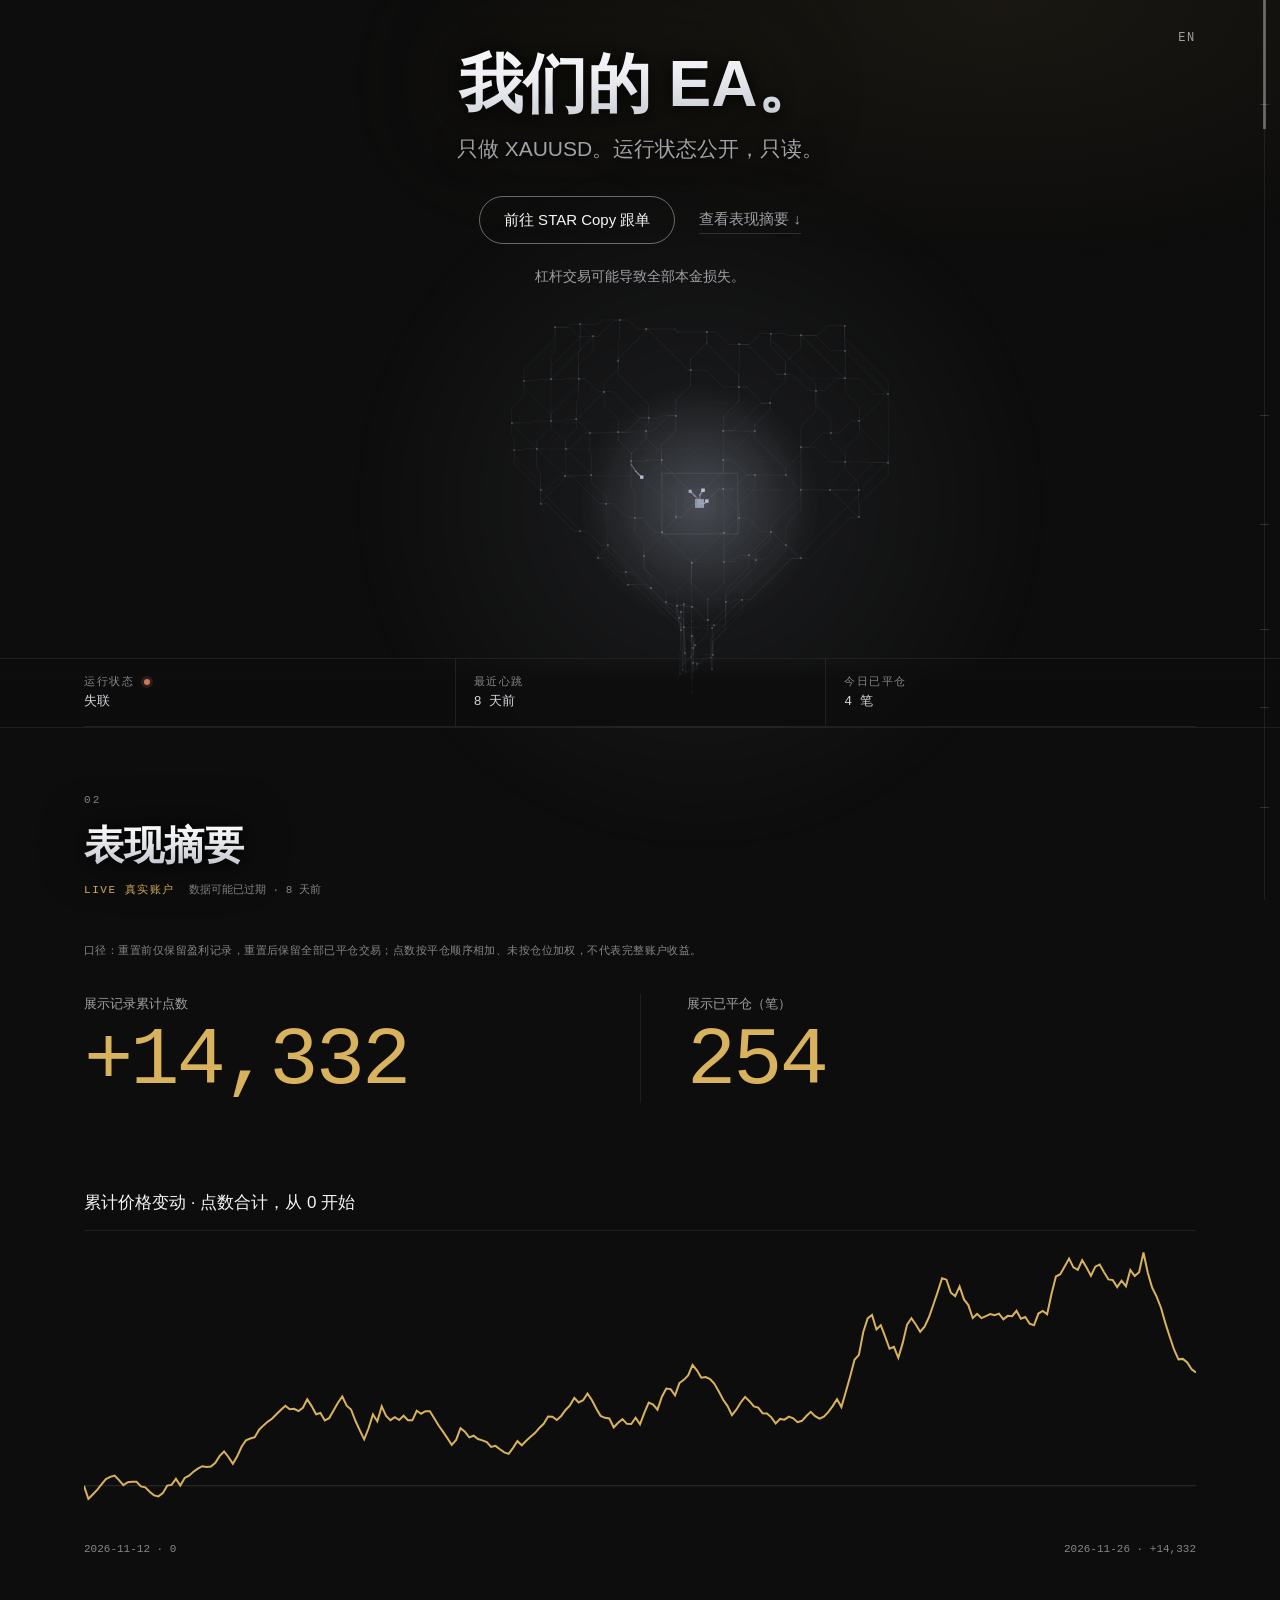
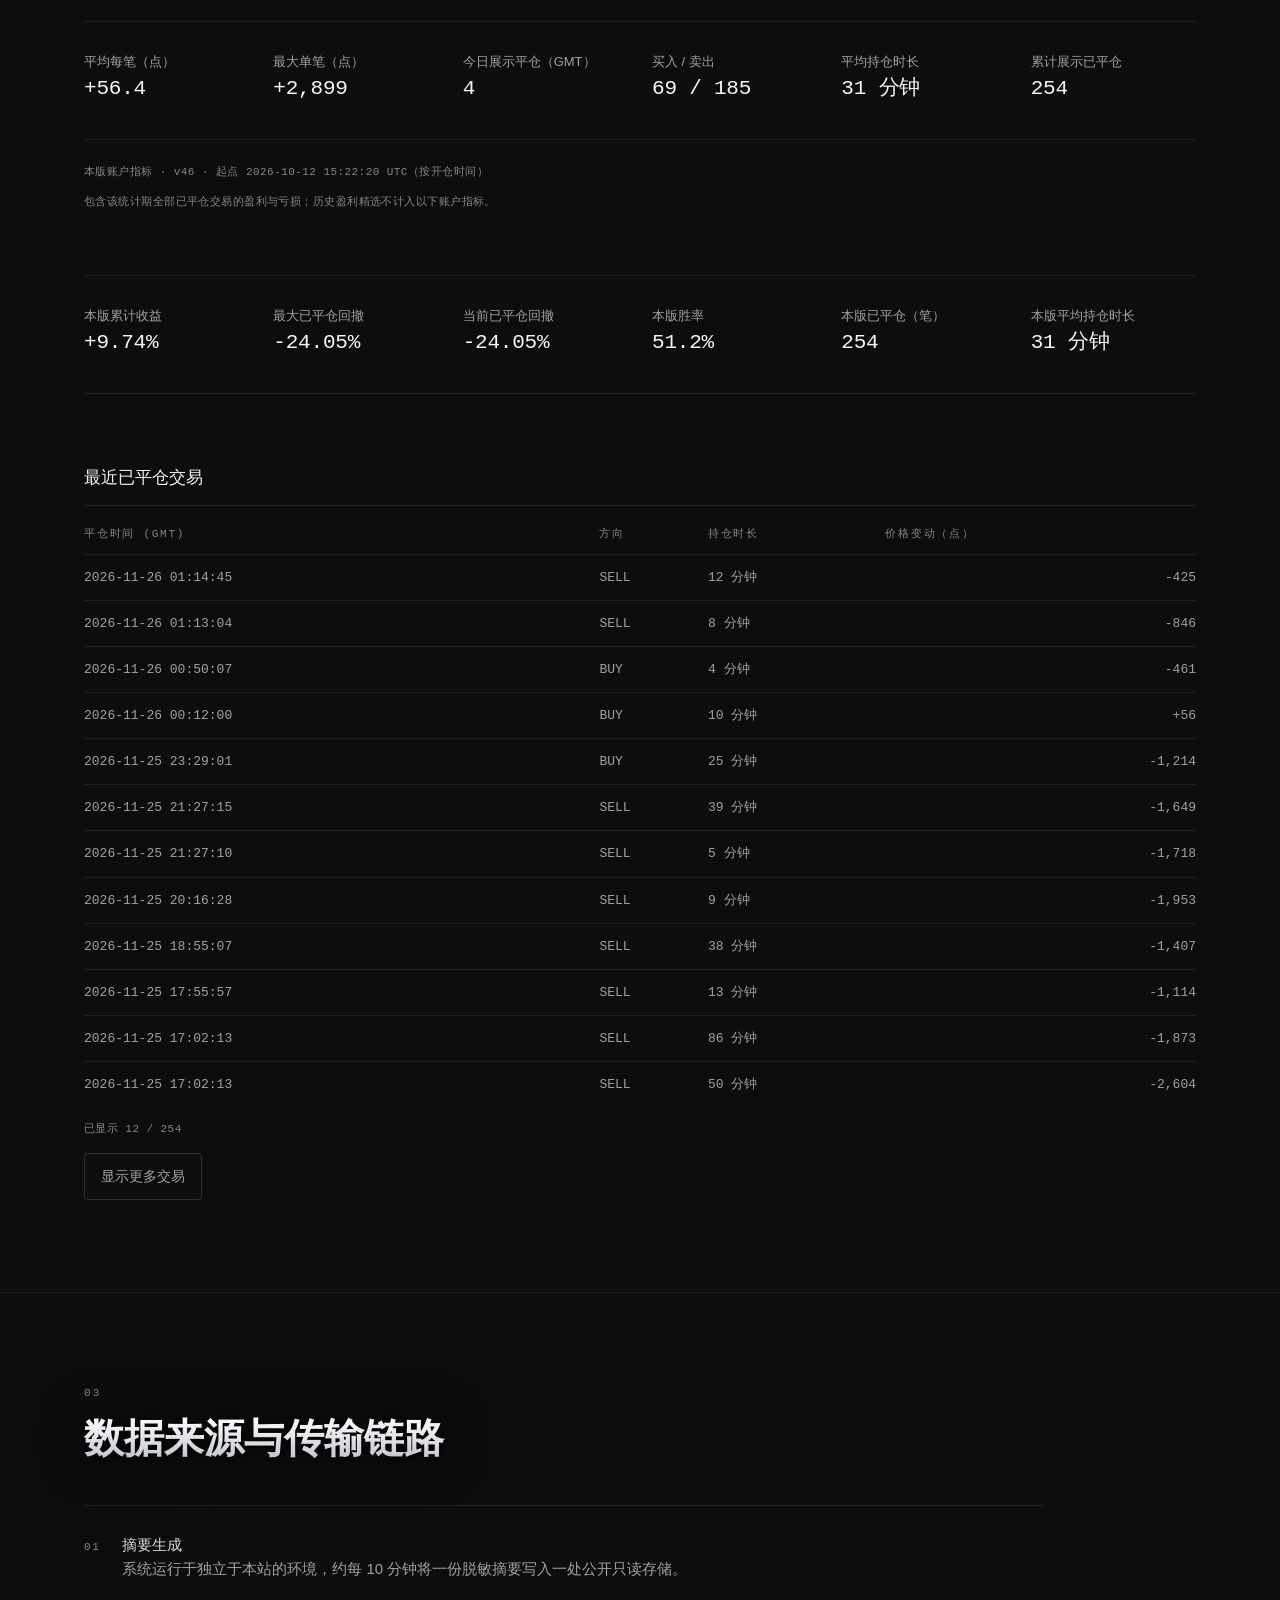
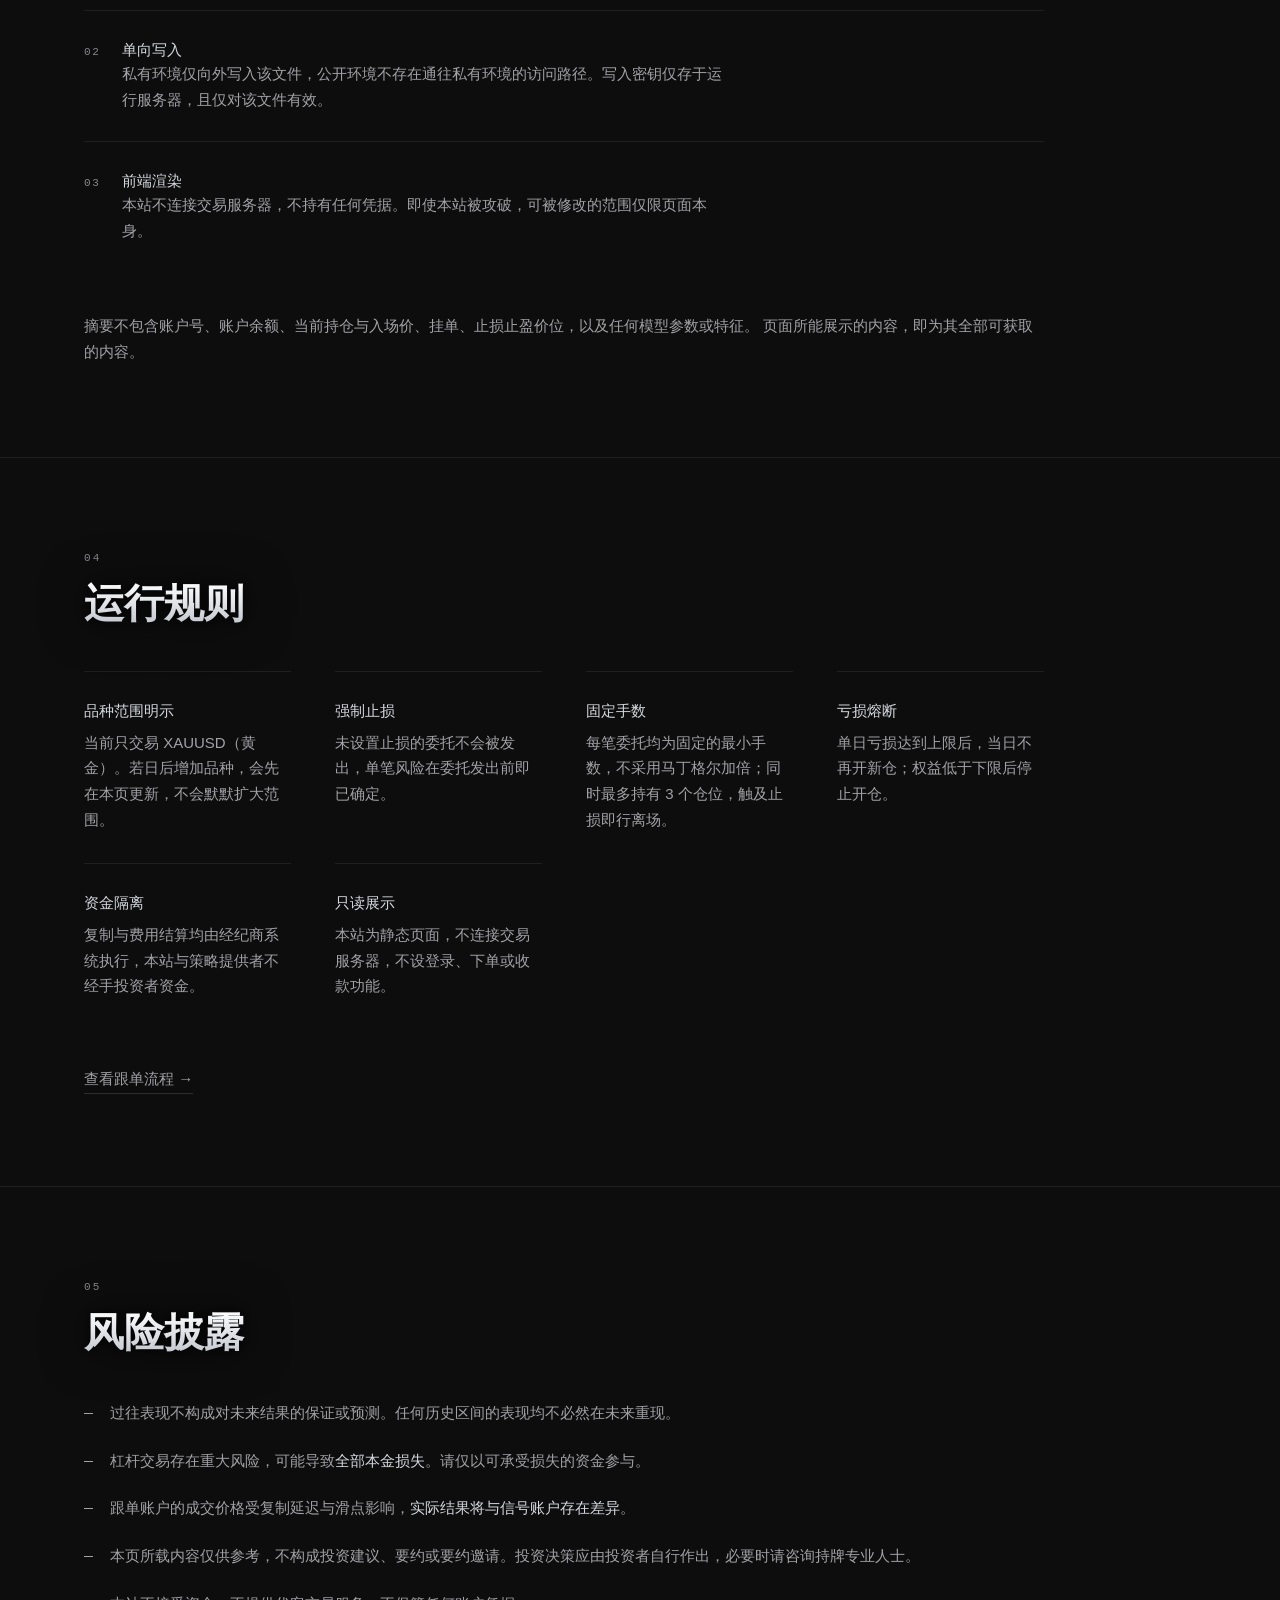
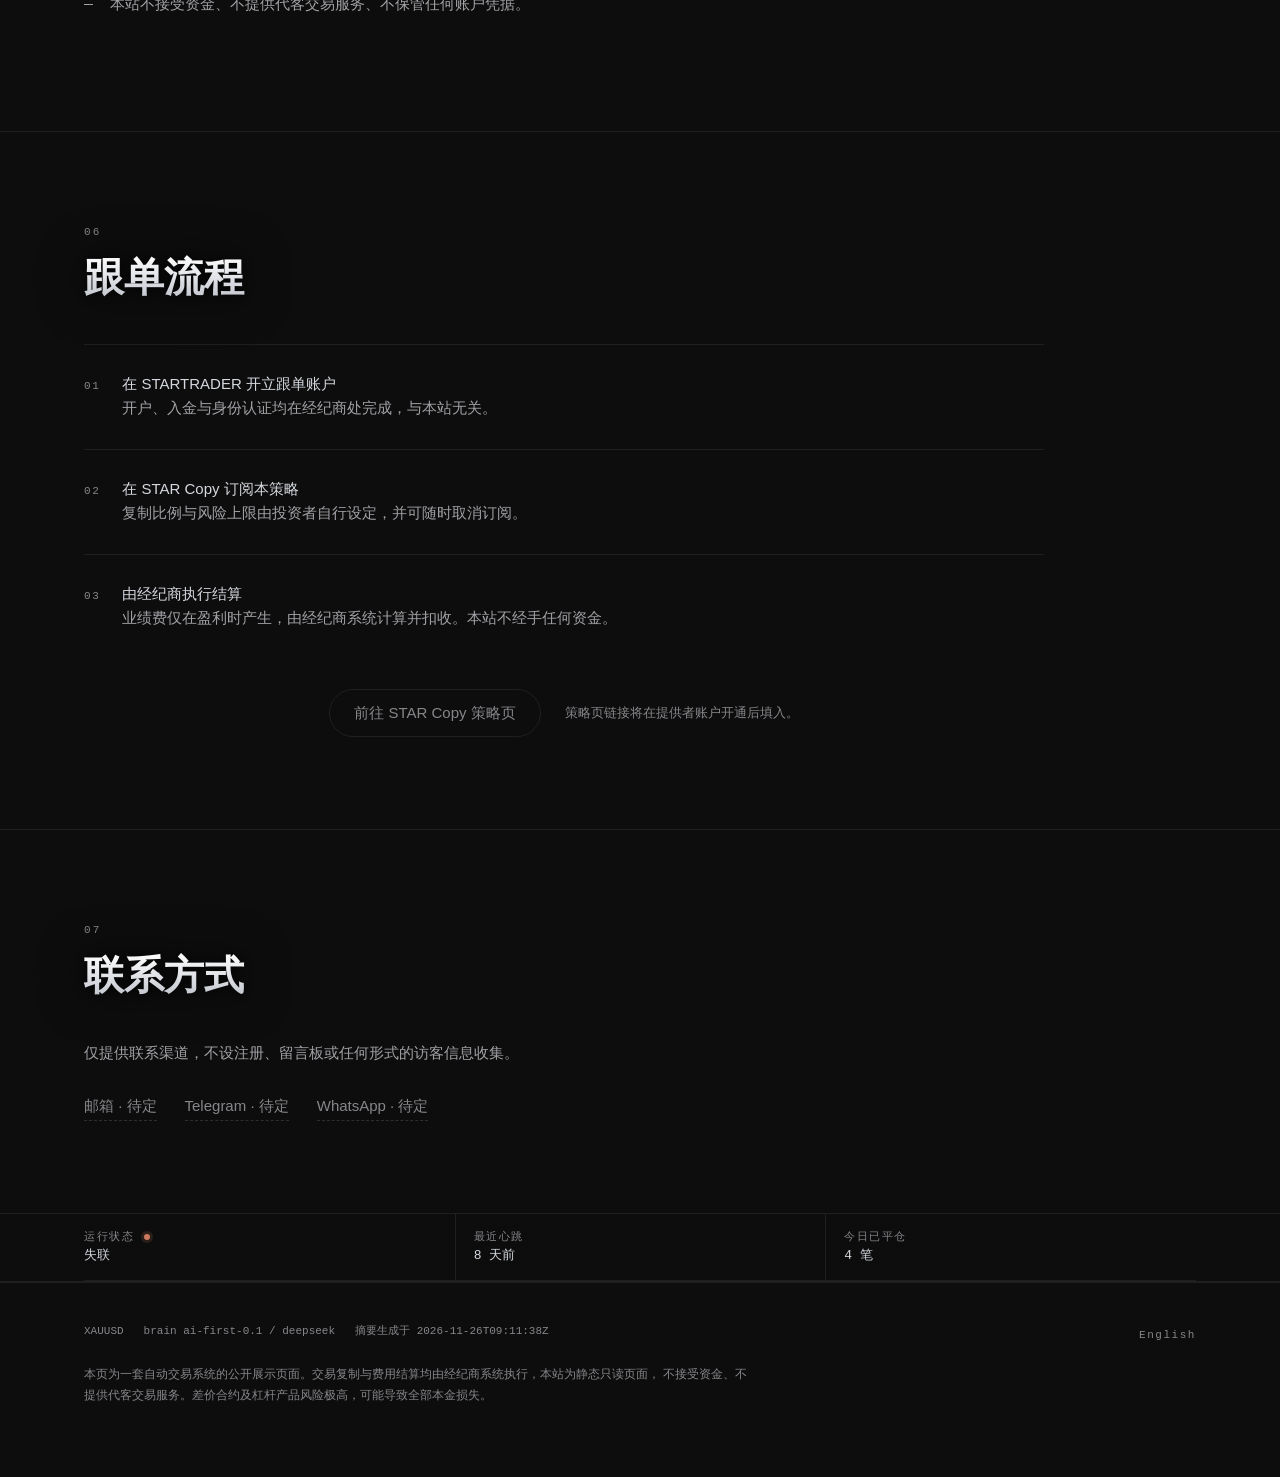
<file: index.html>
<!DOCTYPE html>
<html lang="zh-Hans" data-status="data/status.json">
<head>
<meta charset="utf-8">
<meta name="viewport" content="width=device-width, initial-scale=1, viewport-fit=cover">
<title>XAUUSD 自动交易系统 — 运行状态与表现摘要</title>
<meta name="description" content="一套仅交易 XAUUSD 的自动交易系统的公开展示页面：运行状态、表现摘要与跟单入口。">
<meta name="robots" content="noindex">
<meta name="color-scheme" content="dark">
<link rel="alternate" hreflang="zh-Hans" href="https://thomas992001.github.io/rion-eawebsite/">
<link rel="alternate" hreflang="en" href="https://thomas992001.github.io/rion-eawebsite/en/">
<link rel="icon" href="data:image/svg+xml,%3Csvg xmlns='http://www.w3.org/2000/svg' viewBox='0 0 32 32'%3E%3Crect x='7' y='7' width='18' height='18' fill='none' stroke='%23e8bb4a' stroke-width='2'/%3E%3Crect x='14' y='14' width='4' height='4' fill='%23e8bb4a'/%3E%3C/svg%3E">
<meta property="og:type" content="website">
<meta property="og:site_name" content="XAUUSD 自动交易系统">
<meta property="og:title" content="我们的 EA。">
<meta property="og:description" content="只做 XAUUSD。运行状态公开，只读。">
<meta property="og:locale" content="zh_CN">
<meta property="og:locale:alternate" content="en_US">
<!-- 上线前改成绝对地址（见 DEPLOY.md）：og:url 与 og:image 必须是完整 https:// 链接 -->
<meta property="og:url" content="https://thomas992001.github.io/rion-eawebsite/">
<meta property="og:image" content="https://thomas992001.github.io/rion-eawebsite/assets/share.png">
<meta property="og:image:width" content="1200">
<meta property="og:image:height" content="630">
<meta name="twitter:card" content="summary_large_image">
<script>
/* Two safety nets, inline so they run even if assets/app.js never does:
   1. the scroll-reveal only hides content when JS is actually running;
   2. if the reveal machinery has not started in 2.5s, show everything. */
document.documentElement.className += " js is-loading";
setTimeout(function () {
  if (!window.__revealReady) document.documentElement.className += " reveal-all";
}, 2500);
</script>
<link rel="stylesheet" href="assets/style.css">
<link rel="stylesheet" href="assets/record-view.css?v=20261007-1">
</head>
<body>

<canvas id="core" class="net" aria-hidden="true"></canvas>
<div class="rail" id="rail" aria-hidden="true">
  <span class="rail-line"></span>
  <span class="rail-thumb"></span>
  <span class="rail-at"></span>
</div>

<main id="top">

  <section class="hero">
    <div class="wrap hero-in">
      <p class="lang-row"><a class="lang" href="en/" hreflang="en">EN</a></p>
      <h1>我们的 EA。</h1>
      <!-- One line of what it is. The two caveats that used to sit here (no
           orders on this page, no credentials) are stated where they belong:
           section 03 and the "read-only by construction" card in 04. -->
      <p class="sub">只做 XAUUSD。运行状态公开，只读。</p>

      <p class="acts">
        <a class="btn" id="heroCopyBtn" href="#follow">前往 STAR Copy 跟单</a>
        <a class="link" href="#performance">查看表现摘要 ↓</a>
      </p>
      <p class="warn">杠杆交易可能导致全部本金损失。</p>
    </div>

    <div class="strip">
      <div class="wrap strip-in">
        <div><span>运行状态 <i id="stateDot" class="dot" aria-hidden="true"></i></span><b id="teleState">—</b></div>
        <div><span>最近心跳</span><b id="teleBeat">—</b></div>
        <div><span>今日已平仓</span><b id="teleToday">—</b></div>
      </div>
    </div>
  </section>

  <section id="performance" class="s reveal">
    <div class="wrap">
      <div class="s-head">
        <p class="eyebrow">02</p>
        <h2 class="s-title">表现摘要</h2>
        <p class="s-meta"><span id="sourceBadge2" class="src">—</span><span id="updatedAgo">更新于 —</span></p>
      </div>
      <noscript><p class="noscript-note">下面的数值由浏览器读取摘要文件后填入。你的浏览器停用了 JavaScript，所以所有数字显示为「—」。本页的说明、运行规则与风险披露不受影响。</p></noscript>
      <p class="demo-inline" id="demoInline" hidden>以下数据为占位示例，不代表任何真实或模拟成交记录。</p>

      <div class="figures">
        <div class="fig stag">
          <span class="fig-k">近 12 个月收益</span>
          <span class="fig-v gold" id="ret12">—</span>
        </div>
        <div class="fig stag">
          <span class="fig-k">同期最大回撤</span>
          <span class="fig-v down" id="maxdd">—</span>
        </div>
      </div>

      <p class="bind stag">
        收益与回撤须合并评估。<em id="bindDD">—</em> 是投资者在该期间内实际承受过的最大浮亏；
        仅看收益不足以判断策略特征。
      </p>

      <p class="verify stag">
        数据来自系统生成的脱敏摘要。<a id="verifyLink" class="link" href="#follow">前往经纪商策略页核对 →</a>
        如有出入，以经纪商页面为准。
      </p>

      <div class="chart stag">
        <div class="chart-head">
          <span class="kicker">净值曲线 · 起点归一化为 100</span>
          <span class="seg" role="group" aria-label="时间范围">
            <button type="button" data-range="21">1M</button>
            <button type="button" data-range="63">3M</button>
            <button type="button" data-range="0" class="is-on">12M</button>
          </span>
        </div>
        <div class="chart-wrap" id="chartWrap">
          <svg id="equityChart" role="img" aria-label="净值曲线"></svg>
          <div class="chart-tip" id="chartTip" hidden></div>
        </div>
        <div class="sr-only" id="chartTable"></div>
        <div class="chart-foot">
          <span id="axisStart">—</span>
          <span id="axisEnd">—</span>
        </div>
        <p class="scope">统计口径：仅计入已平仓交易 · 时间基准 GMT · 摘要约每 10 分钟更新</p>
      </div>

      <div class="row stag">
        <div><span>近 1 个月</span><b id="ret1">—</b></div>
        <div><span>近 3 个月</span><b id="ret3">—</b></div>
        <div><span>当前回撤</span><b id="curdd">—</b></div>
        <div><span>胜率</span><b id="winrate">—</b></div>
        <div><span>平均持仓时长</span><b id="avghold">—</b></div>
        <div><span>累计已平仓</span><b id="trades">—</b></div>
      </div>

      <div class="ledger stag">
        <div class="chart-head">
          <span class="kicker">最近已平仓交易</span>
          <span class="s-meta">仅列示已平仓记录，不披露当前持仓</span>
        </div>
        <table class="trades">
          <thead>
            <tr><th>平仓时间 (GMT)</th><th>方向</th><th>持仓时长</th><th class="r">结果</th></tr>
          </thead>
          <tbody id="tradesBody">
            <tr class="sk-row"><td><span class="sk"></span></td><td><span class="sk"></span></td><td><span class="sk"></span></td><td class="r"><span class="sk"></span></td></tr>
            <tr class="sk-row"><td><span class="sk"></span></td><td><span class="sk"></span></td><td><span class="sk"></span></td><td class="r"><span class="sk"></span></td></tr>
            <tr class="sk-row"><td><span class="sk"></span></td><td><span class="sk"></span></td><td><span class="sk"></span></td><td class="r"><span class="sk"></span></td></tr>
            <tr class="sk-row"><td><span class="sk"></span></td><td><span class="sk"></span></td><td><span class="sk"></span></td><td class="r"><span class="sk"></span></td></tr>
          </tbody>
        </table>
      </div>
    </div>
  </section>

  <section id="chain" class="s reveal">
    <div class="wrap">
      <div class="s-head"><p class="eyebrow">03</p>
        <h2 class="s-title">数据来源与传输链路</h2></div>
      <ol class="chain">
        <li class="stag"><span>01</span><div><b>摘要生成</b><p>系统运行于独立于本站的环境，约每 10 分钟将一份脱敏摘要写入一处公开只读存储。</p></div></li>
        <li class="stag"><span>02</span><div><b>单向写入</b><p>私有环境仅向外写入该文件，公开环境不存在通往私有环境的访问路径。写入密钥仅存于运行服务器，且仅对该文件有效。</p></div></li>
        <li class="stag"><span>03</span><div><b>前端渲染</b><p>本站不连接交易服务器，不持有任何凭据。即使本站被攻破，可被修改的范围仅限页面本身。</p></div></li>
      </ol>
      <p class="note">
        摘要不包含账户号、账户余额、当前持仓与入场价、挂单、止损止盈价位，以及任何模型参数或特征。
        页面所能展示的内容，即为其全部可获取的内容。
      </p>
    </div>
  </section>

  <section id="how" class="s reveal">
    <div class="wrap">
      <div class="s-head"><p class="eyebrow">04</p>
        <h2 class="s-title">运行规则</h2></div>
      <div class="cols">
        <div class="col stag"><b>品种范围明示</b><p>当前只交易 XAUUSD（黄金）。若日后增加品种，会先在本页更新，不会默默扩大范围。</p></div>
        <div class="col stag"><b>强制止损</b><p>未设置止损的委托不会被发出，单笔风险在委托发出前即已确定。</p></div>
        <!-- 待 Thomas 确认：本条为策略行为承诺，确认属实后方可上线 -->
        <div class="col stag"><b>固定手数</b><p>每笔委托均为固定的最小手数，不采用马丁格尔加倍；同时最多持有 3 个仓位，触及止损即行离场。</p></div>
        <div class="col stag"><b>亏损熔断</b><p>单日亏损达到上限后，当日不再开新仓；权益低于下限后停止开仓。</p></div>
        <div class="col stag"><b>资金隔离</b><p>复制与费用结算均由经纪商系统执行，本站与策略提供者不经手投资者资金。</p></div>
        <div class="col stag"><b>只读展示</b><p>本站为静态页面，不连接交易服务器，不设登录、下单或收款功能。</p></div>
      </div>
      <!-- Someone convinced by the rules is convinced here, and the only
           action on the page was four screens back. A link, not a button:
           the primary button stays the only one. -->
      <p class="next stag"><a class="link" href="#follow">查看跟单流程 →</a></p>
    </div>
  </section>

  <section id="risk" class="s reveal">
    <div class="wrap">
      <div class="s-head"><p class="eyebrow">05</p>
        <h2 class="s-title">风险披露</h2></div>
      <ul class="risks">
        <li class="stag">过往表现不构成对未来结果的保证或预测。任何历史区间的表现均不必然在未来重现。</li>
        <li class="stag">杠杆交易存在重大风险，可能导致<em>全部本金损失</em>。请仅以可承受损失的资金参与。</li>
        <li class="stag">跟单账户的成交价格受复制延迟与滑点影响，<em>实际结果将与信号账户存在差异</em>。</li>
        <li class="stag">本页所载内容仅供参考，不构成投资建议、要约或要约邀请。投资决策应由投资者自行作出，必要时请咨询持牌专业人士。</li>
        <li class="stag">本站不接受资金、不提供代客交易服务、不保管任何账户凭据。</li>
      </ul>
    </div>
  </section>

  <section id="follow" class="s reveal">
    <div class="wrap">
      <div class="s-head"><p class="eyebrow">06</p>
        <h2 class="s-title">跟单流程</h2></div>
      <ol class="steps">
        <li class="stag"><span>01</span><div><b>在 STARTRADER 开立跟单账户</b><p>开户、入金与身份认证均在经纪商处完成，与本站无关。</p></div></li>
        <li class="stag"><span>02</span><div><b>在 STAR Copy 订阅本策略</b><p>复制比例与风险上限由投资者自行设定，并可随时取消订阅。</p></div></li>
        <li class="stag"><span>03</span><div><b>由经纪商执行结算</b><p>业绩费仅在盈利时产生，由经纪商系统计算并扣收。本站不经手任何资金。</p></div></li>
      </ol>
      <p class="acts">
        <a class="btn" id="copyBtn" aria-disabled="true" tabindex="-1">前往 STAR Copy 策略页</a>
        <span class="note-inline" id="copyBtnNote">策略页链接将在提供者账户开通后填入。</span>
      </p>
    </div>
  </section>

  <section id="contact" class="s reveal">
    <div class="wrap">
      <div class="s-head"><p class="eyebrow">07</p>
        <h2 class="s-title">联系方式</h2></div>
      <p class="lede-sm">仅提供联系渠道，不设注册、留言板或任何形式的访客信息收集。</p>
      <p class="chips" id="contacts">
        <span class="pending">邮箱 · 待定</span>
        <span class="pending">Telegram · 待定</span>
        <span class="pending">WhatsApp · 待定</span>
      </p>
    </div>
  </section>

  <!-- Read to the end: the last thing before the legal footer is that it is
       still running, not a disclaimer. Same live values as the hero strip. -->
  <div class="strip strip-end">
    <div class="wrap strip-in">
      <div><span>运行状态 <i class="dot" data-mirror="stateDot" aria-hidden="true"></i></span><b data-mirror="teleState">—</b></div>
      <div><span>最近心跳</span><b data-mirror="teleBeat">—</b></div>
      <div><span>今日已平仓</span><b data-mirror="teleToday">—</b></div>
    </div>
  </div>

</main>

<footer class="foot">
  <div class="wrap">
    <p class="foot-row">
      <span id="footSymbol">XAUUSD</span>
      <span id="footVersion">brain —</span>
      <span id="footGenerated">摘要生成于 —</span>
      <a class="lang" href="en/" hreflang="en">English</a>
    </p>
    <p class="foot-legal">
      本页为一套自动交易系统的公开展示页面。交易复制与费用结算均由经纪商系统执行，本站为静态只读页面，
      不接受资金、不提供代客交易服务。差价合约及杠杆产品风险极高，可能导致全部本金损失。
    </p>
  </div>
</footer>

<script src="assets/core.js"></script>
<script src="assets/app.js"></script>
<script src="assets/record-view.js?v=20261013-1"></script>
</body>
</html>
</file>
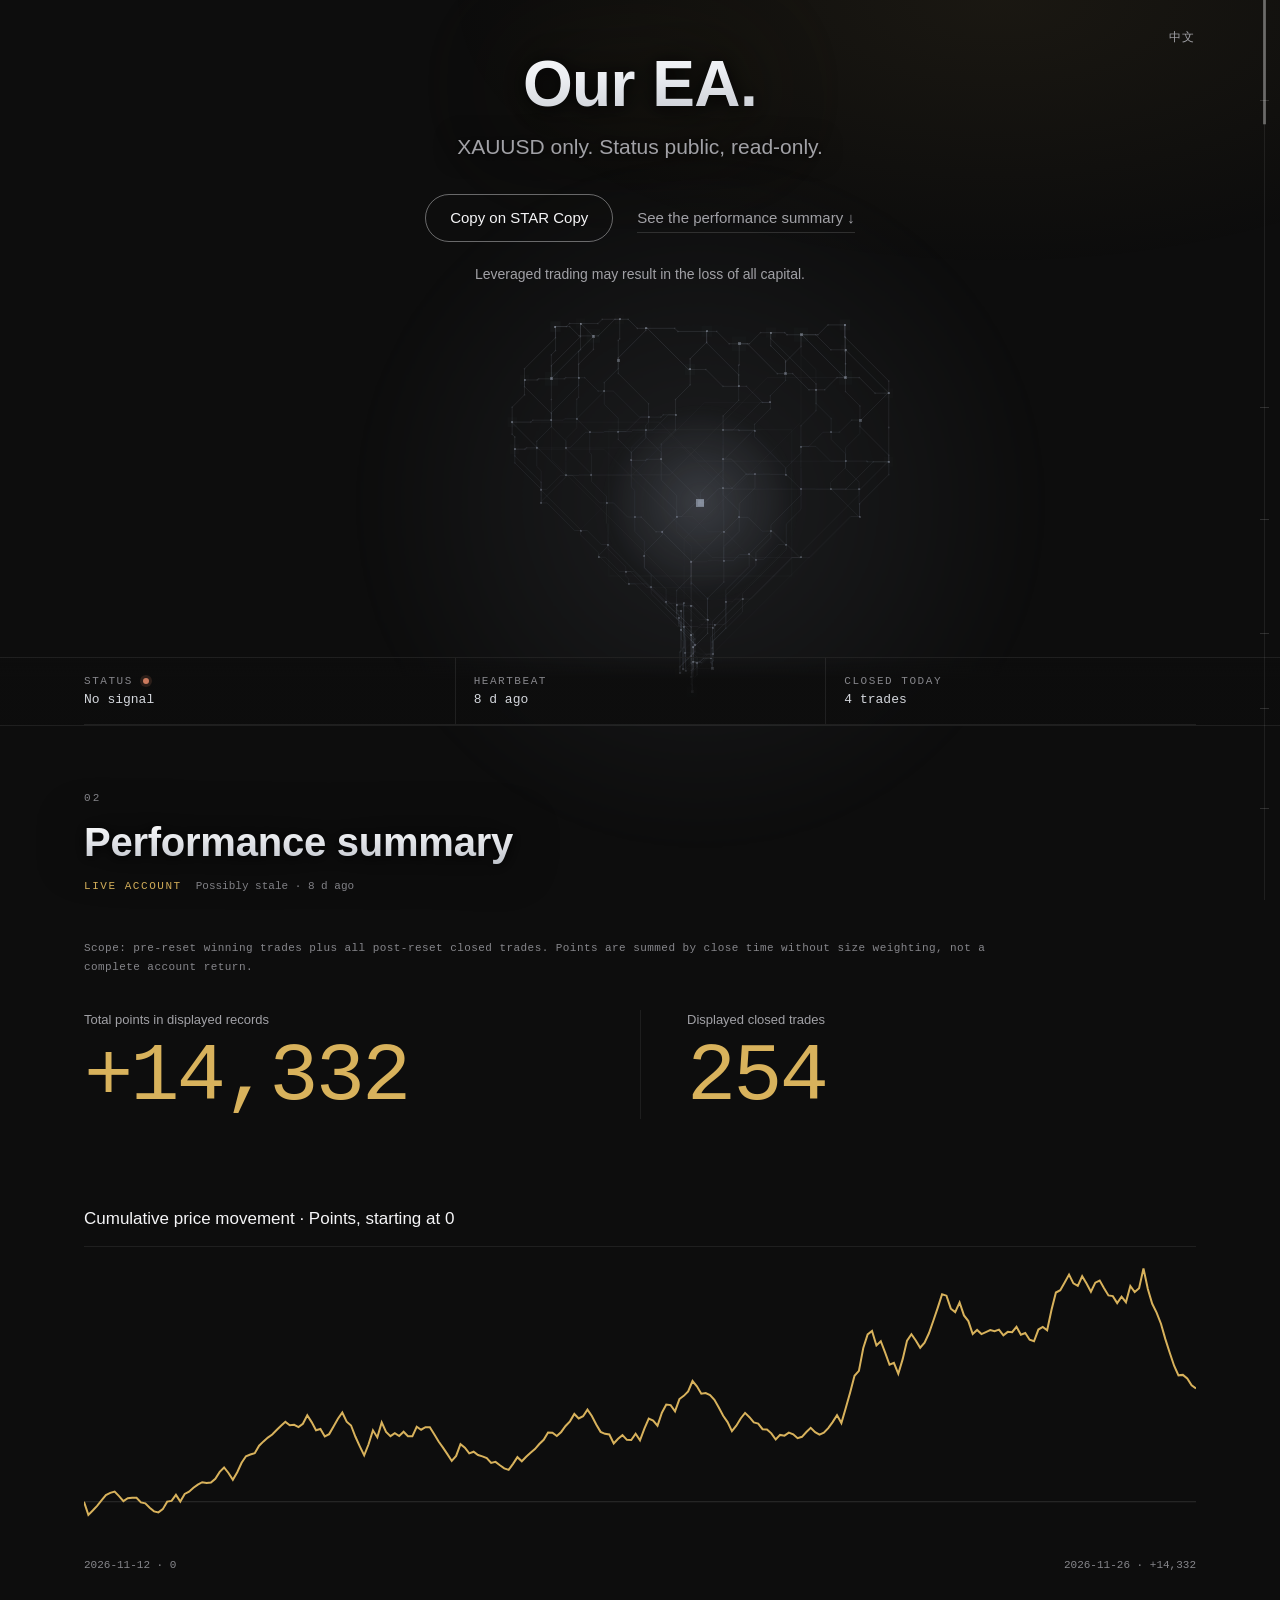
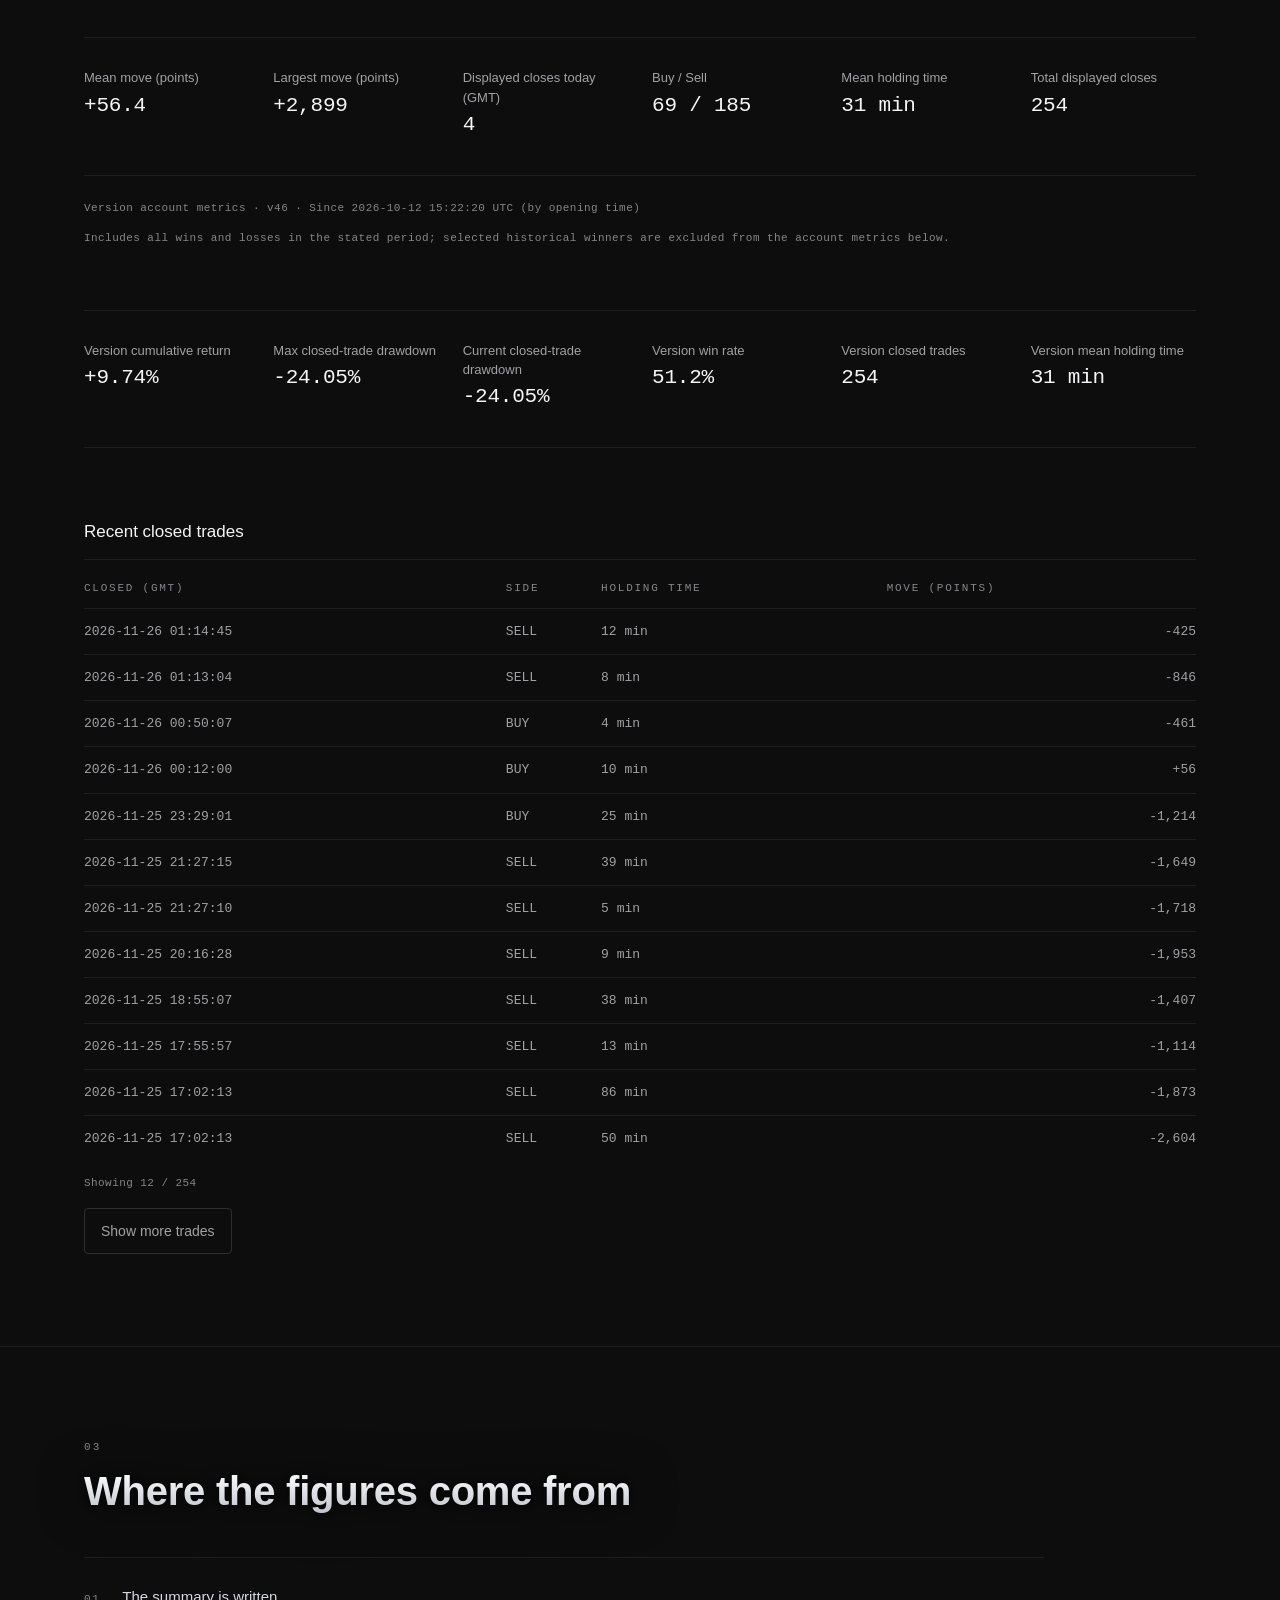
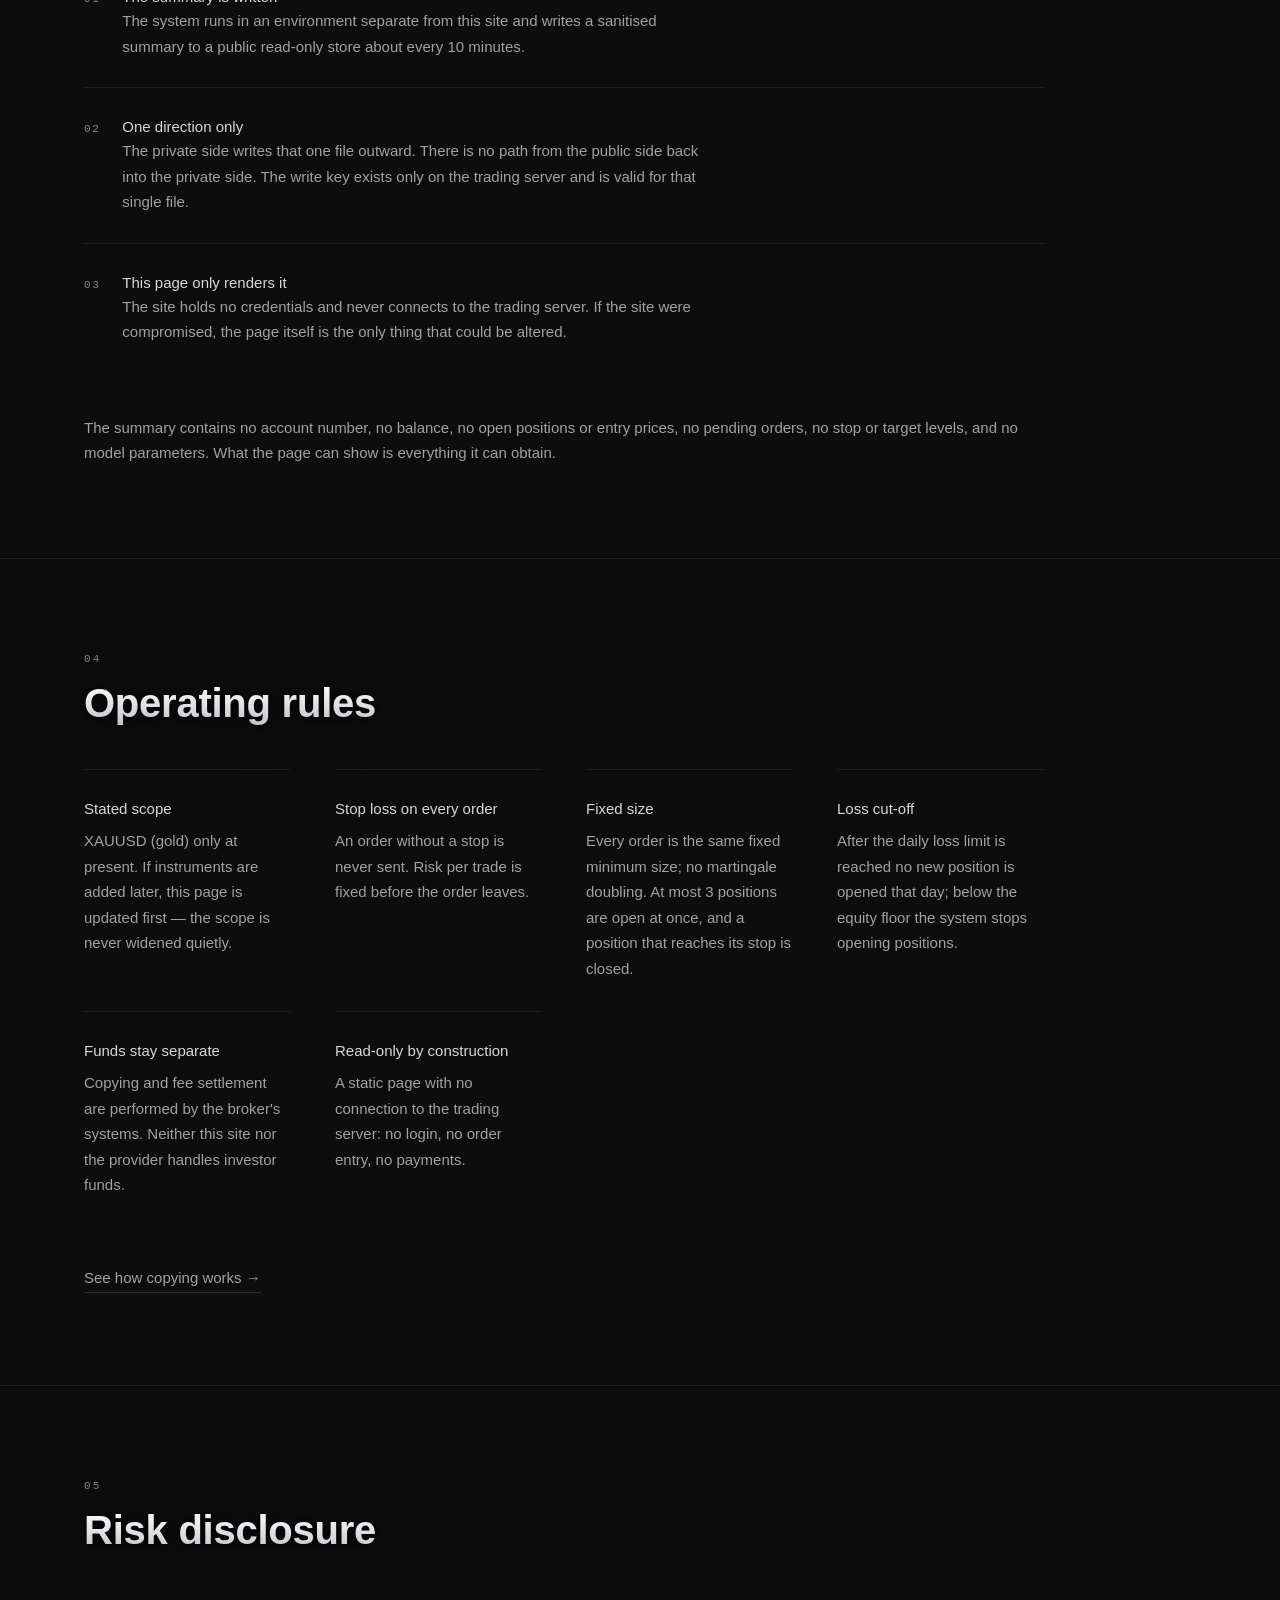
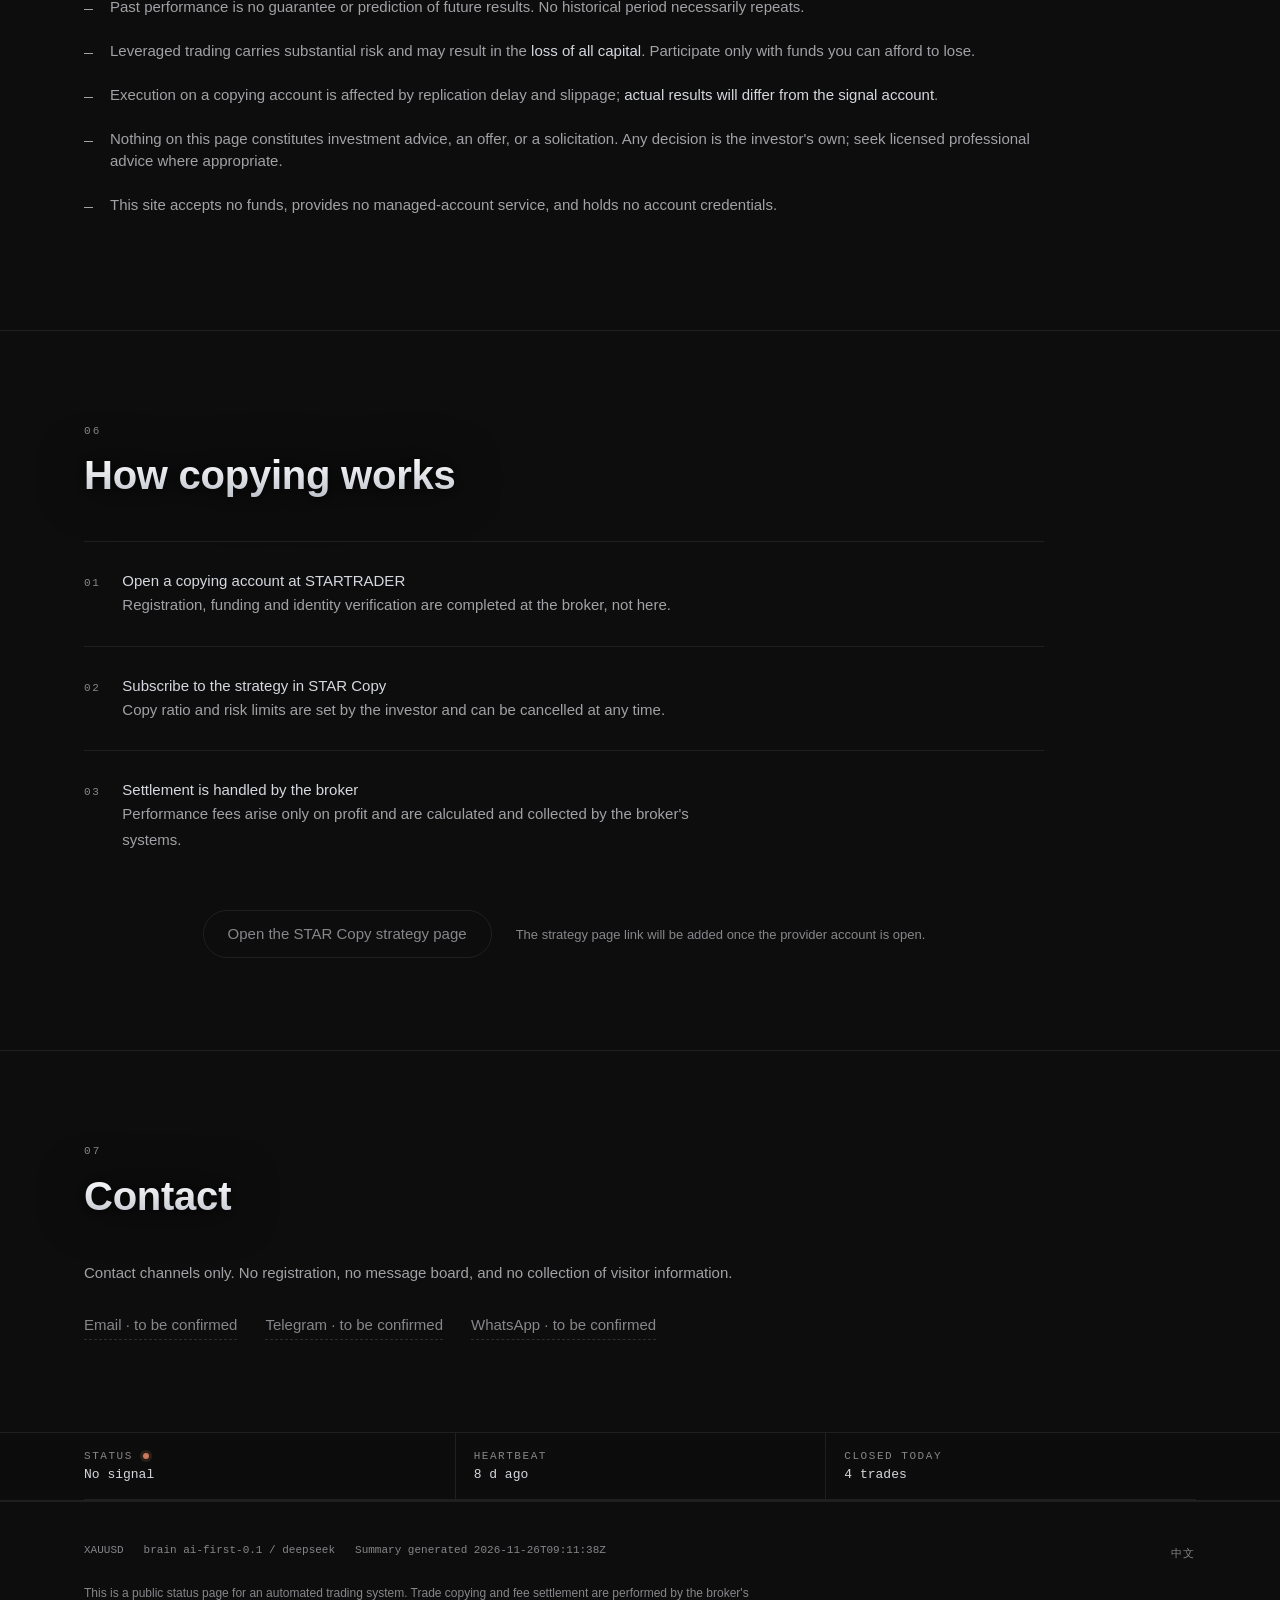
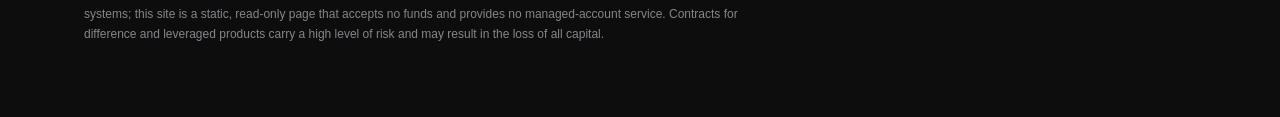
<file: en/index.html>
<!DOCTYPE html>
<html lang="en" data-status="../data/status.json">
<head>
<meta charset="utf-8">
<meta name="viewport" content="width=device-width, initial-scale=1, viewport-fit=cover">
<title>XAUUSD Automated Trading System — Status and Performance Summary</title>
<meta name="description" content="Public status page for an automated trading system that trades XAUUSD only: operating status, performance summary and copy-trading access.">
<meta name="robots" content="noindex">
<meta name="color-scheme" content="dark">
<link rel="alternate" hreflang="zh-Hans" href="https://thomas992001.github.io/rion-eawebsite/">
<link rel="alternate" hreflang="en" href="https://thomas992001.github.io/rion-eawebsite/en/">
<link rel="icon" href="data:image/svg+xml,%3Csvg xmlns='http://www.w3.org/2000/svg' viewBox='0 0 32 32'%3E%3Crect x='7' y='7' width='18' height='18' fill='none' stroke='%23e8bb4a' stroke-width='2'/%3E%3Crect x='14' y='14' width='4' height='4' fill='%23e8bb4a'/%3E%3C/svg%3E">
<meta property="og:type" content="website">
<meta property="og:site_name" content="XAUUSD Automated Trading System">
<meta property="og:title" content="Our EA.">
<meta property="og:description" content="XAUUSD only. Status public, read-only.">
<meta property="og:locale" content="en_US">
<meta property="og:locale:alternate" content="zh_CN">
<!-- 上线前改成绝对地址（见 DEPLOY.md）：og:url 与 og:image 必须是完整 https:// 链接 -->
<meta property="og:url" content="https://thomas992001.github.io/rion-eawebsite/en/">
<meta property="og:image" content="https://thomas992001.github.io/rion-eawebsite/assets/share.png">
<meta property="og:image:width" content="1200">
<meta property="og:image:height" content="630">
<meta name="twitter:card" content="summary_large_image">
<script>
/* Two safety nets, inline so they run even if assets/app.js never does:
   1. the scroll-reveal only hides content when JS is actually running;
   2. if the reveal machinery has not started in 2.5s, show everything. */
document.documentElement.className += " js is-loading";
setTimeout(function () {
  if (!window.__revealReady) document.documentElement.className += " reveal-all";
}, 2500);
</script>
<link rel="stylesheet" href="../assets/style.css">
<link rel="stylesheet" href="../assets/record-view.css?v=20261007-1">
</head>
<body>

<canvas id="core" class="net" aria-hidden="true"></canvas>
<div class="rail" id="rail" aria-hidden="true">
  <span class="rail-line"></span>
  <span class="rail-thumb"></span>
  <span class="rail-at"></span>
</div>

<main id="top">

  <section class="hero">
    <div class="wrap hero-in">
      <p class="lang-row"><a class="lang" href="../" hreflang="zh-Hans">中文</a></p>
      <h1>Our EA.</h1>
      <p class="sub">XAUUSD only. Status public, read-only.</p>

      <p class="acts">
        <a class="btn" id="heroCopyBtn" href="#follow">Copy on STAR Copy</a>
        <a class="link" href="#performance">See the performance summary ↓</a>
      </p>
      <p class="warn">Leveraged trading may result in the loss of all capital.</p>
    </div>

    <div class="strip">
      <div class="wrap strip-in">
        <div><span>Status <i id="stateDot" class="dot" aria-hidden="true"></i></span><b id="teleState">—</b></div>
        <div><span>Heartbeat</span><b id="teleBeat">—</b></div>
        <div><span>Closed today</span><b id="teleToday">—</b></div>
      </div>
    </div>
  </section>

  <section id="performance" class="s reveal">
    <div class="wrap">
      <div class="s-head">
        <p class="eyebrow">02</p>
        <h2 class="s-title">Performance summary</h2>
        <p class="s-meta"><span id="sourceBadge2" class="src">—</span><span id="updatedAgo">Updated —</span></p>
      </div>
      <noscript><p class="noscript-note">The figures below are filled in by the browser after it reads the summary file. JavaScript is disabled, so every number reads “—”. The explanations, operating rules and risk disclosure on this page are unaffected.</p></noscript>
      <p class="demo-inline" id="demoInline" hidden>The figures below are placeholder data. They are not a live or simulated trading record.</p>

      <div class="figures">
        <div class="fig stag">
          <span class="fig-k">Return, last 12 months</span>
          <span class="fig-v gold" id="ret12">—</span>
        </div>
        <div class="fig stag">
          <span class="fig-k">Maximum drawdown, same period</span>
          <span class="fig-v down" id="maxdd">—</span>
        </div>
      </div>

      <p class="bind stag">
        Return and drawdown have to be read together. <em id="bindDD">—</em> is the worst unrealised loss an
        investor would have carried; the return alone says little about the strategy.
      </p>

      <p class="verify stag">
        Figures come from a sanitised summary. <a id="verifyLink" class="link" href="#follow">Verify on the broker's page →</a>
        Where they differ, the broker's page prevails.
      </p>

      <div class="chart stag">
        <div class="chart-head">
          <span class="kicker">Equity curve · indexed to 100 at the start</span>
          <span class="seg" role="group" aria-label="Time range">
            <button type="button" data-range="21">1M</button>
            <button type="button" data-range="63">3M</button>
            <button type="button" data-range="0" class="is-on">12M</button>
          </span>
        </div>
        <div class="chart-wrap" id="chartWrap">
          <svg id="equityChart" role="img" aria-label="Equity curve"></svg>
          <div class="chart-tip" id="chartTip" hidden></div>
        </div>
        <div class="sr-only" id="chartTable"></div>
        <div class="chart-foot">
          <span id="axisStart">—</span>
          <span id="axisEnd">—</span>
        </div>
        <p class="scope">Basis: closed trades only · times in GMT · summary refreshed about every 10 minutes</p>
      </div>

      <div class="row stag">
        <div><span>Last 1 month</span><b id="ret1">—</b></div>
        <div><span>Last 3 months</span><b id="ret3">—</b></div>
        <div><span>Current drawdown</span><b id="curdd">—</b></div>
        <div><span>Win rate</span><b id="winrate">—</b></div>
        <div><span>Average holding time</span><b id="avghold">—</b></div>
        <div><span>Closed trades, total</span><b id="trades">—</b></div>
      </div>

      <div class="ledger stag">
        <div class="chart-head">
          <span class="kicker">Recent closed trades</span>
          <span class="s-meta">Closed trades only; open positions are not disclosed</span>
        </div>
        <table class="trades">
          <thead>
            <tr><th>Closed (GMT)</th><th>Side</th><th>Held</th><th class="r">Result</th></tr>
          </thead>
          <tbody id="tradesBody">
            <tr class="sk-row"><td><span class="sk"></span></td><td><span class="sk"></span></td><td><span class="sk"></span></td><td class="r"><span class="sk"></span></td></tr>
            <tr class="sk-row"><td><span class="sk"></span></td><td><span class="sk"></span></td><td><span class="sk"></span></td><td class="r"><span class="sk"></span></td></tr>
            <tr class="sk-row"><td><span class="sk"></span></td><td><span class="sk"></span></td><td><span class="sk"></span></td><td class="r"><span class="sk"></span></td></tr>
            <tr class="sk-row"><td><span class="sk"></span></td><td><span class="sk"></span></td><td><span class="sk"></span></td><td class="r"><span class="sk"></span></td></tr>
          </tbody>
        </table>
      </div>
    </div>
  </section>

  <section id="chain" class="s reveal">
    <div class="wrap">
      <div class="s-head"><p class="eyebrow">03</p>
        <h2 class="s-title">Where the figures come from</h2></div>
      <ol class="chain">
        <li class="stag"><span>01</span><div><b>The summary is written</b><p>The system runs in an environment separate from this site and writes a sanitised summary to a public read-only store about every 10 minutes.</p></div></li>
        <li class="stag"><span>02</span><div><b>One direction only</b><p>The private side writes that one file outward. There is no path from the public side back into the private side. The write key exists only on the trading server and is valid for that single file.</p></div></li>
        <li class="stag"><span>03</span><div><b>This page only renders it</b><p>The site holds no credentials and never connects to the trading server. If the site were compromised, the page itself is the only thing that could be altered.</p></div></li>
      </ol>
      <p class="note">
        The summary contains no account number, no balance, no open positions or entry prices, no pending orders,
        no stop or target levels, and no model parameters. What the page can show is everything it can obtain.
      </p>
    </div>
  </section>

  <section id="how" class="s reveal">
    <div class="wrap">
      <div class="s-head"><p class="eyebrow">04</p>
        <h2 class="s-title">Operating rules</h2></div>
      <div class="cols">
        <div class="col stag"><b>Stated scope</b><p>XAUUSD (gold) only at present. If instruments are added later, this page is updated first — the scope is never widened quietly.</p></div>
        <div class="col stag"><b>Stop loss on every order</b><p>An order without a stop is never sent. Risk per trade is fixed before the order leaves.</p></div>
        <!-- Pending Thomas's confirmation: this is a claim about strategy behaviour. -->
        <div class="col stag"><b>Fixed size</b><p>Every order is the same fixed minimum size; no martingale doubling. At most 3 positions are open at once, and a position that reaches its stop is closed.</p></div>
        <div class="col stag"><b>Loss cut-off</b><p>After the daily loss limit is reached no new position is opened that day; below the equity floor the system stops opening positions.</p></div>
        <div class="col stag"><b>Funds stay separate</b><p>Copying and fee settlement are performed by the broker's systems. Neither this site nor the provider handles investor funds.</p></div>
        <div class="col stag"><b>Read-only by construction</b><p>A static page with no connection to the trading server: no login, no order entry, no payments.</p></div>
      </div>
      <p class="next stag"><a class="link" href="#follow">See how copying works →</a></p>
    </div>
  </section>

  <section id="risk" class="s reveal">
    <div class="wrap">
      <div class="s-head"><p class="eyebrow">05</p>
        <h2 class="s-title">Risk disclosure</h2></div>
      <ul class="risks">
        <li class="stag">Past performance is no guarantee or prediction of future results. No historical period necessarily repeats.</li>
        <li class="stag">Leveraged trading carries substantial risk and may result in the <em>loss of all capital</em>. Participate only with funds you can afford to lose.</li>
        <li class="stag">Execution on a copying account is affected by replication delay and slippage; <em>actual results will differ from the signal account</em>.</li>
        <li class="stag">Nothing on this page constitutes investment advice, an offer, or a solicitation. Any decision is the investor's own; seek licensed professional advice where appropriate.</li>
        <li class="stag">This site accepts no funds, provides no managed-account service, and holds no account credentials.</li>
      </ul>
    </div>
  </section>

  <section id="follow" class="s reveal">
    <div class="wrap">
      <div class="s-head"><p class="eyebrow">06</p>
        <h2 class="s-title">How copying works</h2></div>
      <ol class="steps">
        <li class="stag"><span>01</span><div><b>Open a copying account at STARTRADER</b><p>Registration, funding and identity verification are completed at the broker, not here.</p></div></li>
        <li class="stag"><span>02</span><div><b>Subscribe to the strategy in STAR Copy</b><p>Copy ratio and risk limits are set by the investor and can be cancelled at any time.</p></div></li>
        <li class="stag"><span>03</span><div><b>Settlement is handled by the broker</b><p>Performance fees arise only on profit and are calculated and collected by the broker's systems.</p></div></li>
      </ol>
      <p class="acts">
        <a class="btn" id="copyBtn" aria-disabled="true" tabindex="-1">Open the STAR Copy strategy page</a>
        <span class="note-inline" id="copyBtnNote">The strategy page link will be added once the provider account is open.</span>
      </p>
    </div>
  </section>

  <section id="contact" class="s reveal">
    <div class="wrap">
      <div class="s-head"><p class="eyebrow">07</p>
        <h2 class="s-title">Contact</h2></div>
      <p class="lede-sm">Contact channels only. No registration, no message board, and no collection of visitor information.</p>
      <p class="chips" id="contacts">
        <span class="pending">Email · to be confirmed</span>
        <span class="pending">Telegram · to be confirmed</span>
        <span class="pending">WhatsApp · to be confirmed</span>
      </p>
    </div>
  </section>

  <!-- Read to the end: the last thing before the legal footer is that it is
       still running, not a disclaimer. Same live values as the hero strip. -->
  <div class="strip strip-end">
    <div class="wrap strip-in">
      <div><span>Status <i class="dot" data-mirror="stateDot" aria-hidden="true"></i></span><b data-mirror="teleState">—</b></div>
      <div><span>Heartbeat</span><b data-mirror="teleBeat">—</b></div>
      <div><span>Closed today</span><b data-mirror="teleToday">—</b></div>
    </div>
  </div>

</main>

<footer class="foot">
  <div class="wrap">
    <p class="foot-row">
      <span id="footSymbol">XAUUSD</span>
      <span id="footVersion">brain —</span>
      <span id="footGenerated">Summary generated —</span>
      <a class="lang" href="../" hreflang="zh-Hans">中文</a>
    </p>
    <p class="foot-legal">
      This is a public status page for an automated trading system. Trade copying and fee settlement are performed by
      the broker's systems; this site is a static, read-only page that accepts no funds and provides no managed-account
      service. Contracts for difference and leveraged products carry a high level of risk and may result in the loss of
      all capital.
    </p>
  </div>
</footer>

<script src="../assets/core.js"></script>
<script src="../assets/app.js"></script>
<script src="../assets/record-view.js?v=20261013-1"></script>
</body>
</html>
</file>
<file: assets/style.css>
/* RionEA99 showcase.
   Rules taken from measuring linear.app / stripe.com / numer.ai / xtxmarkets.com:
   - separation comes from space and hairlines, not from boxes (their bordered
     block ratio is 4.6–16.7%; boxes were 46.5% here before this pass)
   - hairlines are neutral white at 6–10%, never tinted with the accent colour
   - display type is large, light and tightly leaded (line-height ~1.1, not 1.3)
   - the accent colour appears a handful of times, not on every edge
   - one thing moves on its own (the module); everything else moves on input */

:root {
  /* Not pure black: bright text on #000 produces halation -- the glow that
     makes glyphs bleed -- and it is worse for astigmatic readers. Material's
     dark theme recommends #121212 for the same reason; #0d0d0d keeps more of
     the depth this page wants while taking the edge off. Contrast barely
     moves: body text goes 8.16:1 -> 7.71:1, still well past AA. */
  --ink:       #0d0d0d;
  --paper:     #f5f5f7;
  --paper-2:   #d5d8de;   /* sub-heads: bright, but not as bright as display type */
  --mute:      #a1a1a6;
  --faint:     #86868b;   /* Apple's tertiary grey */
  --rule:      rgba(245, 245, 247, 0.14);
  --rule-soft: rgba(245, 245, 247, 0.08);
  --gold:      #d8b25c;   /* 41° / 62% / 60% — gold without the signal-yellow glare */
  --gold-hi:   #e5c47a;   /* hover: brighter, not paler */
  --gold-soft: #e3cf9f;   /* champagne highlight */
  --down:      #cb7a5e;
  --wrap:      1160px;
  --font: -apple-system, BlinkMacSystemFont, "Segoe UI", "PingFang SC",
          "Hiragino Sans GB", "Microsoft YaHei", "Noto Sans SC", sans-serif;
  --mono: ui-monospace, SFMono-Regular, "SF Mono", Menlo, Consolas, monospace;
}

* { box-sizing: border-box; }
html { -webkit-text-size-adjust: 100%; scroll-behavior: smooth; }

body {
  margin: 0;
  background: var(--ink);
  color: var(--paper);
  font-family: var(--font);
  font-size: 17px;
  line-height: 1.47;
  -webkit-font-smoothing: antialiased;
  overflow-x: hidden;
}
/* The faint gold wash at the top right used to be the body's own background
   with `background-attachment: fixed`. That property is a known scroll-jank
   source in Chromium: a page containing a fixed-attachment background is
   scrolled on the main thread (kHasBackgroundAttachmentFixedObjects), and the
   main thread here is already running a 60fps canvas -- so every wheel step
   had to queue behind a frame. iOS ignores `fixed` altogether and would have
   stretched the gradient over the whole document. A fixed pseudo-element gets
   its own compositor layer: same picture, scrolled off the main thread. */
body::before {
  content: ""; position: fixed; inset: 0; z-index: -1; pointer-events: none;
  background: radial-gradient(70% 48% at 78% 0%, rgba(200, 163, 80, .07), transparent 62%);
}

@media (prefers-reduced-motion: reduce) {
  html { scroll-behavior: auto; }
  *, *::before, *::after { animation: none !important; transition-duration: .001ms !important; }
  .reveal, .stag, .hero-in > * { opacity: 1 !important; transform: none !important; }
}

a { color: inherit; text-decoration: none; }
h1, h2, h3 { margin: 0; font-weight: 400; }
p { margin: 0; }
em { font-style: normal; color: var(--paper-2); }

.wrap { width: 100%; max-width: var(--wrap); margin: 0 auto; padding: 0 24px; }

/* small monospace labels do the work that boxes used to do */
.kicker {
  font-family: var(--mono); font-size: 11px; font-weight: 400;
  letter-spacing: .2em; text-transform: uppercase; color: var(--faint);
}

/* ---------- status dot and labels (the top bar is gone) ---------- */
.src { font-family: var(--mono); font-size: 11px; letter-spacing: .14em; color: var(--mute); }
/* LIVE is the real thing, so it carries the brand colour; BACKTEST is the
   category most easily mistaken for real, so it is flagged, not celebrated */
.src.is-live { color: var(--gold); }
.src.is-demo { color: var(--mute); }
.src.is-backtest { color: var(--down); }
.lang {
  font-family: var(--mono); font-size: inherit; letter-spacing: .14em;
  color: var(--faint); border-bottom: 1px solid transparent;
  transition: color .2s ease, border-color .2s ease;
}
.lang:hover { color: var(--gold); border-color: var(--gold); }
.foot-row .lang { margin-left: auto; font-size: 11px; display: inline-block; padding: 4px 0; }
.kicker .lang { color: var(--mute); }
/* An English reader landing on a Chinese page needs this before anything
   else, and at 11px in the faintest grey it sat at the bottom of what can be
   found without searching. One point larger and one tier brighter: still a
   corner detail to everyone who does not need it, findable by the one who does.
   It is in the conventional place, which is most of what discoverability is. */
.lang-row {
  display: flex; justify-content: flex-end; align-items: center;
  height: 24px; font-size: 12px; margin-right: -10px;
}
.lang-row .lang { color: var(--mute); }
.lang-row .lang { display: inline-block; line-height: 24px; padding: 0 10px; }

.dot {
  display: inline-block; width: 6px; height: 6px; border-radius: 50%;
  background: var(--faint); vertical-align: middle; margin-left: 2px;
}
.dot.is-online { background: var(--gold); animation: beat 3s ease-out infinite; }
.dot.is-idle { background: var(--mute); }
.dot.is-halted { background: var(--down); }
.dot.is-lost { background: var(--down); box-shadow: 0 0 0 3px rgba(203, 122, 94, .16); }
@keyframes beat {
  0%   { box-shadow: 0 0 0 0 rgba(200, 163, 80, .45); }
  70%  { box-shadow: 0 0 0 7px rgba(200, 163, 80, 0); }
  100% { box-shadow: 0 0 0 0 rgba(200, 163, 80, 0); }
}

/* ---------- hero ---------- */
.hero {
  position: relative; display: flex; flex-direction: column;
  padding-top: 26px;
}
/* the net is the page's background, fixed behind everything */
.net { position: fixed; inset: 0; z-index: 0; pointer-events: none; }
/* Hidden only while JS is running, because JS is what will reveal it: core.js
   adds .is-lit once it knows the real state, or after 1.2s regardless. Without
   the .js gate a browser with scripting off would get a permanently blank hero. */
.js .net { opacity: 0; transition: opacity .4s ease; }
.js .net.is-lit { opacity: 1; }
@media (prefers-reduced-motion: reduce) { .js .net { transition: none; } }
/* everything else sits above it; the top bar keeps its own sticky stacking */
main, .foot { position: relative; z-index: 1; }
.hero-in { position: relative; z-index: 2; text-align: center; padding-bottom: 372px; }
.hero-in > * { opacity: 0; animation: rise .95s cubic-bezier(.2, .7, .2, 1) forwards; }
.hero-in > *:nth-child(1) { animation-delay: .06s; }
.hero-in > *:nth-child(2) { animation-delay: .16s; }
.hero-in > *:nth-child(3) { animation-delay: .30s; }
.hero-in > *:nth-child(4) { animation-delay: .44s; }
.hero-in > *:nth-child(5) { animation-delay: .54s; }
.hero-in > *:nth-child(6) { animation-delay: .64s; }
@keyframes rise { from { opacity: 0; transform: translate3d(0, 18px, 0); } to { opacity: 1; transform: none; } }

h1 {
  margin: 0 0 14px;
  font-size: clamp(38px, 6.6vw, 64px);
  font-weight: 600;
  line-height: 1.07;
  letter-spacing: -0.009em;
  text-wrap: balance;
  /* not flat white: a shallow top-to-bottom fall from white to silver, and a
     dark halo that pushes the net's traces away from the glyph edges */
  background: linear-gradient(177deg, #ffffff 0%, #eceef2 42%, #b3b7c0 100%);
  -webkit-background-clip: text; background-clip: text;
  color: transparent;
  filter: drop-shadow(0 2px 9px rgba(0, 0, 0, .9))
          drop-shadow(0 0 34px rgba(0, 0, 0, .7))
          drop-shadow(0 0 60px rgba(200, 163, 80, .12));
}
@supports not (background-clip: text) { h1 { color: #f0f1f4; } }
/* measured on apple.com.cn: CJK display type is 600 weight, line-height 1.09,
   letter-spacing 0 — the negative tracking Latin wants would crowd it */
html[lang^="zh"] h1 { letter-spacing: 0; line-height: 1.09; }
html[lang^="zh"] .risks li,
html[lang^="zh"] .col p,
html[lang^="zh"] .steps p,
html[lang^="zh"] .chain p,
html[lang^="zh"] .note,
html[lang^="zh"] .bind { line-height: 1.72; }
.quiet { color: var(--mute); }
.sub {
  font-size: clamp(19px, 2.1vw, 21px); line-height: 1.43; color: var(--mute);
  max-width: 30em; margin: 0 auto 32px;
  text-shadow: 0 1px 10px rgba(0, 0, 0, .95), 0 0 26px rgba(0, 0, 0, .7);
}

/* Measured against the rest of the page, this line came last: 12px in the
   faintest grey gave it a visual weight (luminance x size) of 2.9, against 4.7
   for body copy and 34.7 for the headline -- the lowest of anything on the
   first screen, for the only early risk signal there is. 15px in --mute puts
   it at 5.4, just above body copy, where a leveraged-trading warning belongs.
   Contrast goes from 5.80:1 to 8.16:1 at the same time. */
.warn { margin-top: 22px; font-size: 14px; color: var(--mute); }
.lede-sm { color: var(--mute); font-size: 15px; max-width: 44em; }
.acts { display: flex; flex-wrap: wrap; align-items: center; justify-content: center; gap: 14px 24px; margin-top: 30px; }
.acts .link { color: var(--mute); }
.acts .link:hover { color: var(--paper); }
/* the one mid-page path to the action; a link so the primary button stays
   the only button */
.next { margin-top: 36px; font-size: 15px; }
.next .link { color: var(--mute); }
.next .link:hover { color: var(--paper); }
/* the closing beat, before the legal footer: same strip as the hero, so the
   last impression is the same live readout the page opened with */
.strip-end { border-bottom: 1px solid var(--rule-soft); }

.btn {
  display: inline-flex; align-items: center; justify-content: center;
  height: 48px; padding: 0 24px;
  border-radius: 999px; color: var(--paper);
  /* 48px height matches Stripe's primary CTA exactly, so the size is not the
     problem; weight and padding were. Measured: Apple 14px/400 with 21px
     padding, Stripe 16px/400 with 24px. At 500 this was the heaviest of the
     three on both counts. */
  font-size: 15px; font-weight: 400;
  /* Outlined, not filled. The off-white fill was the brightest object on the
     first screen -- brighter than the heart it sits above, which is the thing
     the screen is for. Apple's buttons on a dark product page are a line of
     text; the product owns the light. This keeps the pill (still unmistakably
     the one button) and gives the brightness back to the heart. Border at
     40% white: 3.4:1 against the page, over the 3:1 a control boundary needs. */
  background: transparent;
  border: 1px solid rgba(245, 245, 247, .40);
  transition: border-color .2s ease, background .2s ease, transform .2s ease;
}
.btn:hover {
  border-color: rgba(245, 245, 247, .75);
  background: rgba(245, 245, 247, .05);
  transform: translateY(-1px);
}
.btn:active { transform: translateY(0); }
.btn[aria-disabled="true"] {
  border-color: var(--rule-soft); color: var(--faint); background: transparent; cursor: not-allowed;
}
.btn[aria-disabled="true"]:hover { transform: none; border-color: var(--rule-soft); background: transparent; }
.link {
  display: inline-block; color: var(--paper-2); font-size: 15px;
  border-bottom: 1px solid var(--rule); padding: 3px 0;
  transition: color .2s ease, border-color .2s ease;
}
.link:hover { color: var(--gold); border-color: var(--gold); }

/* the status strip: hairlines, no container */
.strip {
  position: relative; z-index: 2; margin-top: 0;
  border-top: 1px solid var(--rule-soft);
  /* the net runs behind this band; fade it out so the labels stay readable */
  background: linear-gradient(180deg, rgba(13, 13, 13, 0), rgba(13, 13, 13, .88) 30%, rgba(13, 13, 13, .88));
}
.strip-in { display: grid; grid-template-columns: repeat(3, 1fr); }
.strip-in > div {
  padding: 15px 18px; border-bottom: 1px solid var(--rule-soft);
  display: flex; flex-direction: column; gap: 1px; min-width: 0;
}
.strip-in > div:first-child { padding-left: 0; }
.strip-in > div + div { border-left: 1px solid var(--rule-soft); }
.strip-in span {
  font-family: var(--mono); font-size: 11px; letter-spacing: .14em;
  text-transform: uppercase; color: var(--faint);
  white-space: nowrap; overflow: hidden; text-overflow: ellipsis;
}
.strip-in b {
  font-family: var(--mono); font-size: 13px; font-weight: 400; color: var(--paper-2);
  white-space: nowrap; overflow: hidden; text-overflow: ellipsis;
  transition: color .4s ease;
}
.strip-in b.is-upd { color: var(--gold); }

/* ---------- sections ---------- */
.s { padding: 92px 0; border-top: 1px solid var(--rule-soft); }
#performance { padding-top: 64px; }
/* Apple's opener (small eyebrow, large title) but left-ranged: the content
   below is tables and figures, and scanning them needs a left rail */
.s-head { margin-bottom: 44px; }
.eyebrow {
  font-family: var(--mono); font-size: 11px; letter-spacing: .2em;
  color: var(--faint); margin-bottom: 14px;
}
.s-title {
  font-size: clamp(28px, 3.6vw, 40px); font-weight: 600;
  line-height: 1.1; letter-spacing: -0.006em;
  background: linear-gradient(180deg, #ffffff 0%, #e4e6ea 46%, #bfc3cb 100%);
  -webkit-background-clip: text; background-clip: text;
  color: transparent;
  filter: drop-shadow(0 1px 6px rgba(0, 0, 0, .85)) drop-shadow(0 0 22px rgba(0, 0, 0, .6));
}
@supports not (background-clip: text) { .s-title { color: #eceef2; } }
html[lang^="zh"] .s-title { letter-spacing: 0; line-height: 1.16; }
.s-meta {
  display: flex; align-items: baseline; gap: 14px;
  margin-top: 14px; font-family: var(--mono); font-size: 11px; color: var(--faint);
}
/* The explanatory copy -- where the figures come from, what the system will
   and will not do, how copying works -- was 13px on a desktop: one pixel above
   the legal footer, three below the headings. Text set at fine-print size is
   read as fine print, which is the exact opposite of what this copy is for.
   15px is a clear step above the footer and matches what a phone already gets.
   Line lengths stay in the CJK comfort band (~40 characters). */
.note { margin-top: 42px; max-width: 40em; font-size: 15px; line-height: 1.7; color: var(--mute); }

/* the drawdown restated inside a sentence, so the two numbers cannot be
   mentally separated; and a demo marker sitting with the numbers, not only
   in a banner people have learned to skip */
.bind {
  margin-top: 26px; max-width: 42em; font-size: 15px; color: var(--mute); line-height: 1.72;
}
.bind em { color: var(--down); font-family: var(--mono); font-size: 15px; }
.verify { margin-top: 16px; max-width: 42em; font-size: 13px; color: var(--mute); }
.demo-inline {
  margin-bottom: 22px; font-size: 15px; color: var(--mute);
  padding-left: 13px; border-left: 2px solid rgba(200, 163, 80, .55);
}
.demo-inline[hidden] { display: none; }
.note-inline { font-size: 13px; color: var(--faint); }

/* how the numbers are counted, stated before the numbers */
.scope {
  margin: 14px 0 0; font-family: var(--mono); font-size: 11px;
  letter-spacing: .04em; color: var(--faint);
}

.js .reveal { opacity: 0; transition: opacity .5s ease; }
.reveal.is-in { opacity: 1; }
.js .stag { opacity: 0; transform: translate3d(0, 14px, 0); transition: opacity .8s ease, transform .8s cubic-bezier(.2, .7, .2, 1); }
/* if the reveal machinery never started, show everything rather than nothing */
.reveal-all .reveal, .reveal-all .stag { opacity: 1 !important; transform: none !important; }
.is-in .stag { opacity: 1; transform: none; }
.is-in .stag:nth-child(1) { transition-delay: .04s; }
.is-in .stag:nth-child(2) { transition-delay: .12s; }
.is-in .stag:nth-child(3) { transition-delay: .20s; }
.is-in .stag:nth-child(4) { transition-delay: .28s; }
.is-in .stag:nth-child(5) { transition-delay: .36s; }
.is-in .stag:nth-child(6) { transition-delay: .44s; }

/* ---------- the two numbers ---------- */
.figures { display: grid; grid-template-columns: 1fr; gap: 34px 0; }
.fig { display: flex; flex-direction: column; gap: 8px; }
.fig-k { font-size: 13px; color: var(--mute); }
.fig-v {
  font-family: var(--mono); font-size: clamp(40px, 8.4vw, 76px); font-weight: 400;
  line-height: 1; letter-spacing: -0.035em; font-variant-numeric: tabular-nums;
}
.fig-v.gold { color: var(--gold); }
.fig-v.down { color: var(--down); }

/* ---------- chart ---------- */
.chart { margin-top: 88px; }
.chart-head {
  display: flex; flex-wrap: wrap; align-items: center; justify-content: space-between;
  gap: 12px; padding-bottom: 14px; border-bottom: 1px solid var(--rule-soft);
}
/* Tinted pills were the one component that looked borrowed from a dashboard.
   Everything else on this page marks state with a hairline, not a fill -- the
   language link, the focus ring, the rules between rows -- so the switcher
   does the same: text, and a one-pixel underline under the active one. Gold
   stays: the current range is one of the three things gold is allowed to mean. */
.seg { display: inline-flex; gap: 18px; }
.seg button {
  appearance: none; -webkit-appearance: none; background: none; border: 0; cursor: pointer;
  font-family: var(--mono); font-size: 11px; letter-spacing: .12em;
  color: var(--faint); padding: 6px 2px;
  text-decoration: underline; text-decoration-color: transparent;
  text-decoration-thickness: 1px; text-underline-offset: 7px;
  transition: color .2s ease, text-decoration-color .2s ease;
}
.seg button:hover { color: var(--mute); }
.seg button.is-on { color: var(--gold); text-decoration-color: var(--gold); }
/* pan-y, not auto: the crosshair is driven by pointermove, and with `auto` a
   finger dragging sideways across the curve is swallowed by the browser's own
   scroll gesture -- so on a phone the readout that a desktop gets on hover
   simply never appeared. Vertical drags still scroll the page. */
.chart-wrap {
  position: relative; height: 240px; margin-top: 18px;
  touch-action: pan-y; -webkit-user-select: none; user-select: none;
}
/* hold the background net back behind the curve, with no hard edge */
.chart-wrap::before {
  content: ""; position: absolute; inset: -20px -26px -26px -26px; pointer-events: none;
  background: radial-gradient(88% 104% at 50% 52%,
    rgba(13, 13, 13, .95) 42%, rgba(13, 13, 13, .62) 76%, rgba(13, 13, 13, 0) 100%);
}
#equityChart { position: absolute; inset: 0; width: 100%; height: 100%; display: block; z-index: 1; }
.chart-foot {
  display: flex; justify-content: space-between; margin-top: 10px;
  font-family: var(--mono); font-size: 11px; color: var(--faint);
}
.chart-tip[hidden] { display: none; }
.chart-tip {
  position: absolute; z-index: 3; pointer-events: none;
  display: flex; flex-direction: column;
  padding: 8px 11px; background: #212124; border-left: 2px solid var(--gold);
  font-family: var(--mono); font-size: 11px; line-height: 1.55; white-space: nowrap;
}
.tip-d { color: var(--faint); }
.tip-v { color: var(--gold-soft); }
.tip-dd { color: var(--down); }

/* ---------- secondary numbers ---------- */
.row {
  display: grid; grid-template-columns: repeat(2, 1fr); gap: 30px 20px;
  margin-top: 64px; padding: 30px 0 34px;
  border-top: 1px solid var(--rule-soft); border-bottom: 1px solid var(--rule-soft);
}
.row > div { display: flex; flex-direction: column; gap: 3px; }
.row > div span { font-size: 13px; color: var(--mute); }
.row > div b {
  font-family: var(--mono); font-size: 21px; font-weight: 400;
  letter-spacing: -0.01em; font-variant-numeric: tabular-nums;
}

/* ---------- ledger ---------- */
.ledger { margin-top: 72px; }
.trades { width: 100%; border-collapse: collapse; margin-top: 4px; }
.trades th {
  font-family: var(--mono); font-size: 11px; font-weight: 400;
  letter-spacing: .16em; text-transform: uppercase; color: var(--faint);
  text-align: left; padding: 16px 0 12px;
}
.trades td {
  font-family: var(--mono); font-size: 13px; color: var(--mute);
  padding: 13px 0; border-top: 1px solid var(--rule-soft);
}
.trades tbody tr { opacity: 0; animation: rise .5s cubic-bezier(.2, .7, .2, 1) forwards; animation-delay: calc(var(--i, 0) * 45ms); }
.trades tbody tr:hover td { color: var(--paper-2); }
.r { text-align: right; }
.buy { color: var(--paper-2); }
.sell { color: var(--mute); }
.pos { color: var(--gold-soft); }
.neg { color: var(--down); }

/* ---------- columns, steps, risks, contacts ---------- */
.cols { display: grid; grid-template-columns: 1fr; }
.col { padding: 26px 0; border-top: 1px solid var(--rule-soft); }
.col b { display: block; font-size: 15px; font-weight: 500; margin-bottom: 8px; color: var(--paper-2); }
.col p { font-size: 15px; line-height: 1.7; color: var(--mute); max-width: 26em; }

.steps, .chain { list-style: none; margin: 0; padding: 0; }
.steps li, .chain li { display: flex; gap: 22px; padding: 28px 0; border-top: 1px solid var(--rule-soft); }
.steps li > span, .chain li > span {
  font-family: var(--mono); font-size: 11px; letter-spacing: .14em;
  color: var(--faint); padding-top: 5px; flex: none;
}
.steps b, .chain b { display: block; font-size: 15px; font-weight: 500; color: var(--paper-2); }
.steps p, .chain p { font-size: 15px; line-height: 1.7; color: var(--mute); max-width: 40em; }

.risks { list-style: none; margin: 0; padding: 0; max-width: 48em; }
.risks li {
  position: relative; padding: 0 0 22px 26px;
  font-size: 15px; color: var(--mute);
}
.risks li::before {
  content: ""; position: absolute; left: 0; top: 13px;
  width: 9px; height: 1px; background: var(--mute);
}

.chips { display: flex; flex-wrap: wrap; gap: 10px 28px; margin-top: 30px; font-size: 15px; }
.chips a { border-bottom: 1px solid var(--rule); padding-bottom: 3px; transition: color .2s ease, border-color .2s ease; }
.chips a:hover { color: var(--gold); border-color: var(--gold); }
.chips .pending { color: var(--faint); border-bottom: 1px dashed var(--rule); padding-bottom: 3px; }

/* ---------- foot ---------- */
.foot { padding: 40px 0 72px; border-top: 1px solid var(--rule-soft); }
.foot-row {
  display: flex; flex-wrap: wrap; gap: 20px; margin-bottom: 16px;
  font-family: var(--mono); font-size: 11px; color: var(--faint);
}
.foot-legal { font-size: 12px; color: var(--faint); max-width: 56em; line-height: 1.72; }

/* ---------- wider screens ---------- */
@media (min-width: 720px) {
  .row { grid-template-columns: repeat(3, 1fr); gap: 34px 24px; }
  .cols { grid-template-columns: repeat(2, 1fr); column-gap: 40px; }
  .col { padding: 28px 0 30px; }
  .chart-wrap { height: 300px; }
  .figures { grid-template-columns: repeat(2, 1fr); align-items: end; }
  .fig + .fig { padding-left: 46px; border-left: 1px solid var(--rule-soft); }
  .fig-note { grid-column: 1 / -1; margin-top: 12px; }
}
@media (min-width: 1000px) {
  .row { grid-template-columns: repeat(6, 1fr); gap: 0 24px; }
  .cols { grid-template-columns: repeat(4, 1fr); column-gap: 44px; }
  .chart-wrap { height: 360px; }
  .figures { grid-template-columns: 1fr 1fr 1fr; }
  .fig-note { grid-column: 3; margin-top: 0; padding-left: 46px; }
}

/* ---------- phones (kept last: these override the base rules) ---------- */
/* ---------- scroll snap ----------
   A flick should come to rest on a section rather than halfway between two.

   `proximity`, never `mandatory`: section 02 is 1.86 screens on a desktop and
   2.49 on a phone, and mandatory snapping would drag the reader around while
   they are trying to read the figures -- the one screen where that is least
   forgivable. Proximity only engages when the scroll settles near a boundary,
   so a long section still scrolls freely.

   The scroll is never hijacked in JS. Intercepting the wheel breaks keyboard
   paging, find-in-page and dragging the scrollbar, and it makes some people
   motion sick; no amount of polish is worth that. */
/* Which blocks become pages is decided at runtime (see pageSnap in app.js):
   the blocks are not all one height and they reflow with the viewport, so a
   hand-picked list is wrong on some screen somewhere. Until JS has chosen,
   and whenever it cannot find a safe set, this stays `proximity`. */
/* No scrollbar. It also reclaims the gutter, which is why the page used to
   report a scrollWidth 6px wider than its clientWidth. Scrolling itself is
   untouched: wheel, trackpad, touch, keyboard and find-in-page all work, and
   the snap points below are the wayfinding the bar used to provide. */
/* The progress rail that replaces it. Hiding the scrollbar took away the one
   thing telling a reader how far through a 5700px page they are, and with the
   scroll damped and nothing snapping there is no other cue left.

   A bare bar would give the position back and nothing else. The page is
   already built as numbered sections, so the rail carries that structure: a
   hairline the whole document sits on, a tick where each section begins, and
   the number of the section being read. It answers "how far" and "how much is
   left" and "which part is this" with one glance, and it is gone a second
   after the scrolling stops.

   Neutral throughout. Gold on this page means live, actionable or positive --
   wayfinding is none of those, and a fourth use would start to dilute it. */
.rail {
  position: fixed; top: 0; right: 0; width: 52px; height: 100vh;
  z-index: 3; pointer-events: none;
  opacity: 0; transition: opacity .5s ease;
}
.rail.is-on { opacity: 1; transition-duration: .18s; }

.rail-line {                                  /* the whole document */
  position: absolute; top: 0; right: 15px; width: 1px; height: 100%;
  background: var(--rule-soft);
}
.rail-tick {                                  /* where each section begins */
  position: absolute; right: 11px; width: 9px; height: 1px;
  background: var(--rule);
}
.rail-thumb {                                 /* the part on screen */
  position: absolute; top: 0; right: 14px; width: 3px; height: 100vh;
  background: var(--paper); opacity: .34;
  transform-origin: top; will-change: transform;
}
.rail-at {                                    /* the section being read */
  position: absolute; top: 0; right: 26px;
  font-family: var(--mono); font-size: 10px; letter-spacing: .16em;
  line-height: 14px; color: var(--faint);
  white-space: nowrap; will-change: transform;
}

@media (prefers-reduced-motion: reduce) { .rail { transition: none; } }
/* a phone has no room beside the column, and no cursor to explain the rail */
@media (max-width: 640px) {
  .rail { width: 10px; }
  .rail-line, .rail-tick, .rail-at { display: none; }
  .rail-thumb { right: 3px; width: 2px; }
}

html { scrollbar-width: none; -ms-overflow-style: none; }
html::-webkit-scrollbar, body::-webkit-scrollbar { width: 0; height: 0; display: none; }

html { scroll-snap-type: y proximity; }
html.snap-pages { scroll-snap-type: y mandatory; }
.snap { scroll-snap-align: start; }
/* No `scroll-snap-stop: always`. With 12 pages on a phone it forced a stop on
   every flick, so the page jumped constantly and there is no CSS property that
   slows a snap down -- the duration is the browser's. Without it a gentle
   flick still lands on the next page and a firmer one can travel. */
@media (prefers-reduced-motion: reduce) {
  html, html.snap-pages { scroll-snap-type: none; }
}

/* ---------- loading state ----------
   Before the summary lands every figure reads "—". That is the page's honest
   "no data" mark, and it is right for a browser with no scripts -- but on a
   slow connection it is also the first thing anyone sees, for a second or
   two, and it reads as broken rather than arriving. While the first fetch is
   in flight the fields hold their shape as faint blocks instead, sized in em
   to roughly what will land in them, so nothing jumps when it does. They
   breathe on the same slow rhythm as everything else here; under reduced
   motion they hold still. Gated on .js: no scripts, no skeletons, just the
   honest dashes. app.js drops the class on the first render, on the cached
   path, on total failure, and by a timer if none of those ever happen. */
.js.is-loading #ret12,        .js.is-loading #maxdd,
.js.is-loading #teleState,    .js.is-loading #teleBeat,   .js.is-loading #teleToday,
.js.is-loading [data-mirror], .js.is-loading .row b,      .js.is-loading #bindDD,
.js.is-loading #updatedAgo,   .js.is-loading #sourceBadge2,
.js.is-loading #axisStart,    .js.is-loading #axisEnd,
.js.is-loading #footVersion,  .js.is-loading #footGenerated,
.js.is-loading .sk {
  display: inline-block; vertical-align: middle;
  color: transparent !important; background: var(--rule);
  border-radius: 3px; min-width: 4.5em; height: 1em;
  animation: breathe 2.4s ease-in-out infinite;
}
.js.is-loading #ret12, .js.is-loading #maxdd { min-width: 4.4em; height: .82em; }
.js.is-loading .row b { min-width: 4em; height: .9em; }
.js.is-loading #bindDD { min-width: 3.6em; height: .95em; }
.js.is-loading #updatedAgo, .js.is-loading #sourceBadge2 { min-width: 6em; }
.js.is-loading #axisStart, .js.is-loading #axisEnd { min-width: 6.5em; }
.js.is-loading #footVersion, .js.is-loading #footGenerated { min-width: 9em; }
.js.is-loading .sk { min-width: 5em; }
.js.is-loading td:nth-child(2) .sk { min-width: 3em; }
.js.is-loading td:nth-child(3) .sk { min-width: 6em; }
/* the curve's absence gets one hairline where it will run, not a hole */
.js.is-loading .chart-wrap::after {
  content: ""; position: absolute; left: 0; right: 0; top: 50%; height: 1px;
  background: var(--rule-soft);
}
@keyframes breathe { 0%, 100% { opacity: .5; } 50% { opacity: 1; } }
@media (prefers-reduced-motion: reduce) { .js.is-loading * { animation: none !important; } }

/* ---------- reading measure for the prose sections ----------
   The column is 1160px so the figures, the chart and the ledger have room.
   The prose sections do not need it: on a wide screen a card grid or a step
   list spanning the full width ran past a comfortable measure, and it ran
   into the sphere that settles on the right from section 04 on -- the one
   place effect sat on top of content. The section heads keep the full width
   so titles stay aligned down the page; only the bodies come in. */
@media (min-width: 1200px) {
  #chain .chain, #chain .note, #how .cols, #how .next,
  #risk .risks, #follow .steps, #follow .acts { max-width: 960px; }
}

/* ---------- keyboard focus ----------
   There was no authored focus style at all, so every browser fell back to its
   own default ring -- visible, but different everywhere and foreign to a page
   this deliberate. One gold ring, sitting outside the control so it never
   fights the off-white button underneath it. */
a:focus-visible, button:focus-visible, [tabindex]:focus-visible {
  outline: 2px solid var(--gold);
  outline-offset: 3px;
  /* deliberately no border-radius here: setting it would square off the pill
     button while it has focus. Browsers already curve the outline to match. */
}
.btn:focus-visible, .seg button:focus-visible { outline-offset: 4px; }
.net:focus-visible { outline: none; }

/* readable by assistive tech, no box on screen */
.sr-only {
  position: absolute; width: 1px; height: 1px;
  margin: -1px; padding: 0; border: 0;
  clip: rect(0 0 0 0); clip-path: inset(50%);
  overflow: hidden; white-space: nowrap;
}

.noscript-note {
  margin: 0 0 28px; padding: 14px 16px;
  border-left: 2px solid var(--gold);
  color: var(--paper); font-size: 15px; line-height: 1.7;
  background: rgba(216, 178, 92, .06);
}

/* ---------- print ----------
   The page is near-white text on black, and browsers do not print background
   colours: a printed copy, or "save as PDF", came out as blank paper. This is
   a performance summary, so someone will want to keep one. Inverted here, with
   the interactive furniture dropped -- and the two placeholder markings kept,
   because those are the ones that must survive onto paper. */
@media print {
  :root {
    --paper: #111111; --paper-2: #333333;
    --mute: #565656; --faint: #4a4a4a;
    --rule: rgba(0, 0, 0, .28); --rule-soft: rgba(0, 0, 0, .14);
    --gold: #7a5c18; --gold-hi: #7a5c18; --gold-soft: #7a5c18;
    --down: #9a3412;
  }
  @page { margin: 16mm; }
  html, body { background: #fff !important; color: #111 !important; }
  body::before { display: none !important; }      /* the gold wash */
  .net, .seg, .chart-tip, .lang-row, .lang, #eqCross { display: none !important; }
  /* the scroll reveal must never leave printed sections invisible */
  .reveal, .stag, .hero-in > * {
    opacity: 1 !important; transform: none !important; animation: none !important;
  }
  .hero-in { padding-bottom: 20px !important; }
  /* the display type paints itself through a gradient; undo that on paper */
  h1, h2, .s-title {
    background: none !important; -webkit-text-fill-color: #111 !important;
    color: #111 !important; filter: none !important;
  }
  a { color: #111 !important; text-decoration: underline; }
  a[href^="http"]::after { content: " <" attr(href) ">"; font-size: 11px; color: #555; }
  .btn {
    background: none !important; color: #111 !important;
    border: 1px solid #111 !important; box-shadow: none !important;
  }
  /* two dark washes exist only to hold the background net back; the net is
     hidden on paper, so they are pure black bands with nothing behind them */
  .strip, .seg button.is-on, .noscript-note { background: none !important; }
  .chart-wrap::before { display: none !important; }
  .btn[aria-disabled="true"] {
    background: none !important; color: #555 !important; border-color: #888 !important;
  }
  .dot { animation: none !important; }
  /* screen spacing is generous on purpose; on paper it is just wasted sheets */
  .s { padding: 34px 0 !important; }
  .chart { margin-top: 30px !important; }
  #equityChart path[stroke] { stroke: #7a5c18 !important; }
  #equityChart circle { fill: #7a5c18 !important; }
  #equityChart line { stroke: rgba(0, 0, 0, .3) !important; }
  .fig, .chart, .ledger, .col, .chain li, .steps li, .risks li { break-inside: avoid; }
  .s { break-before: auto; }
}

@media (max-width: 640px) {
  .wrap { padding: 0 20px; }
  .s { padding: 66px 0; }
  #performance { padding-top: 46px; }
  .s-head { margin-bottom: 40px; }

  h1 { margin: 22px 0 26px; }
  /* A full-width bar is the usual mobile pattern, but in flat off-white it was
     88% of the viewport and became the loudest thing on the first screen --
     competing with the heart, which is meant to carry it. Sized to its label
     and centred instead; still 48px tall, so the tap target is unchanged. */
  .acts { flex-direction: column; gap: 14px; margin-top: 30px; }
  .acts .btn { width: auto; max-width: 100%; }
  .acts .link, .next .link { display: inline-block; padding: 12px 0; }   /* 44px tap height */
  .lang-row .lang { line-height: 44px; }

  .seg button {                               /* 44px tap height */
    display: inline-flex; align-items: center;
    min-height: 44px; padding: 0 14px;
  }

  /* the tap area is 44px, but it must not add 44px of visible space */
  .lang-row { height: 44px; margin-top: -12px; margin-bottom: -10px; }

  .strip { margin-top: 0; }
  .hero-in { padding-bottom: 300px; }
  .strip-in > div { padding: 13px 10px; }
  .strip-in b { font-size: 13px; }

  .figures { gap: 26px 0; }
  .row { gap: 26px 16px; padding: 26px 0 28px; }
  .trades td { font-size: 13px; padding: 12px 0; }
  .chain li, .steps li { gap: 16px; padding: 24px 0; }
  /* the four-column ledger collapses on a phone: time and result on one line,
     side and holding time underneath */
  .trades thead { display: none; }   /* the values read on their own here */
  .trades, .trades tbody, .trades tr, .trades td { display: block; width: 100%; }
  .trades tbody tr {
    position: relative; padding: 13px 0;
    border-top: 1px solid var(--rule-soft);
  }
  .trades td { padding: 0; border: 0; }
  .trades td:nth-child(1) { font-size: 13px; color: var(--mute); }
  .trades td:nth-child(2), .trades td:nth-child(3) {
    display: inline-block; width: auto; font-size: 13px; color: var(--mute); margin-top: 5px;
  }
  .trades td:nth-child(2) { margin-right: 12px; }
  .trades td:nth-child(4) { position: absolute; top: 11px; right: 0; width: auto; font-size: 14px; }
  /* The switcher wrapped to its own line and then left-aligned, leaving it
     looking orphaned under the label. Stacked on purpose instead, with the
     switcher on the right where a wide screen puts it. */
  .chart-head { flex-direction: column; align-items: stretch; gap: 10px; }
  .chart-head .seg { align-self: flex-end; }
  .chart-head .s-meta { text-align: right; }

  /* More height for the curve -- there is room on a phone -- and the axis dates
     were sitting inside the wash that reaches 26px below the plot, which is
     what made them look half-erased. */
  .chart-wrap { height: 280px; }
  .chart-foot { margin-top: 26px; }

  /* the section head stacks instead of wrapping into itself */
  .s-head { flex-direction: column; align-items: flex-start; gap: 8px; }
  .s-meta { gap: 12px; }

  .sub { font-size: 19px; }
  .warn { font-size: 15px; }
  .bind { font-size: 14.5px; margin-top: 22px; }
  .verify { font-size: 13px; }
  .scope { font-size: 11px; line-height: 1.7; }

  /* Reading copy was 13px here -- under Material's 16sp body and well under
     Apple's 17pt. These are the paragraphs carrying the trust (where the
     figures come from, what the system will and will not do, how copying
     works), and they were set smaller than any guideline's body size. */
  .chain p, .steps p, .col p, .note { font-size: 15px; line-height: 1.75; }
  .demo-inline { font-size: 15px; }
  .foot-legal { font-size: 13px; }

}
</file>
<file: assets/record-view.css>
/* One summary and one ledger. No record-scope tabs or duplicate panels. */
#performance .record-message { margin: 0 0 32px; max-width: 960px; line-height: 1.8; }
.record-unified .figures { grid-template-columns: repeat(2, minmax(0, 1fr)); }
.record-unified .fig-v { font-size: clamp(36px, 6.5vw, 82px); overflow-wrap: anywhere; }
.record-chart svg { display: block; width: 100%; height: clamp(180px, 30vw, 300px); }
.record-line { stroke: var(--gold); stroke-width: 2; }
.record-baseline { stroke: var(--rule); stroke-width: 1; }
.record-account { margin-top: 24px; }
.record-account > .scope { margin-bottom: 8px; }
.record-table-wrap { overflow-x: auto; }
.record-more { margin-top: 16px; background: transparent; border: 1px solid var(--rule); border-radius: 4px; color: var(--mute); font: inherit; font-size: 14px; padding: 12px 16px; min-height: 44px; cursor: pointer; }
.record-more:hover { color: var(--gold); border-color: var(--gold); }
.record-more:focus-visible { outline: 2px solid var(--gold); outline-offset: 3px; }
/* Populated rows must remain visible when reveal animations are disabled. */
.record-unified .trades tbody tr { opacity: 1; animation: none; }
@media (max-width: 540px) {
  .record-unified .fig-k { font-size: 12px; }
  .record-unified .figures { gap: 16px; }
}
@media (prefers-reduced-motion: reduce) {
  #performance .trades tbody tr { opacity: 1; animation: none; }
}
@media print { .record-more { display: none; } }
</file>
